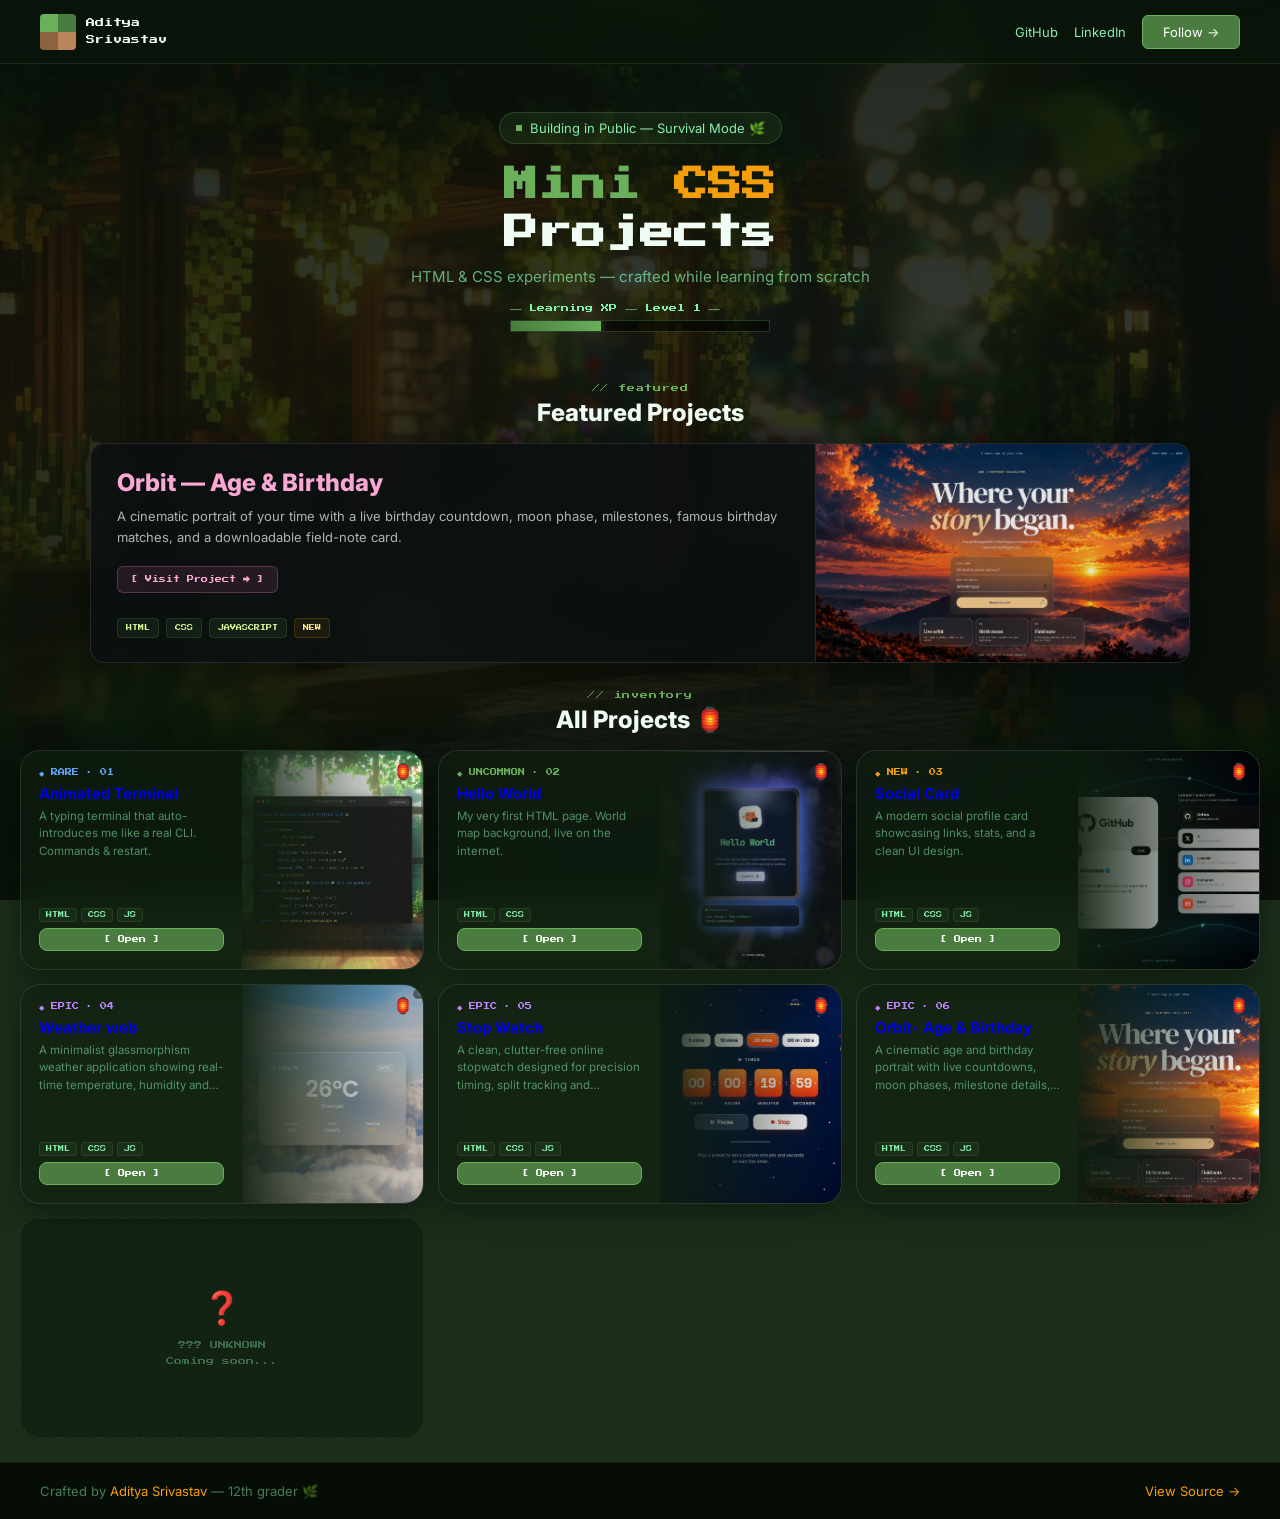
<file: index.html>
<!DOCTYPE html>
<html lang="en">
<head>
<meta charset="UTF-8"/>
<meta name="viewport" content="width=device-width, initial-scale=1.0"/>
<title>Mini CSS Projects — Aditya Srivastav</title>
<link href="https://fonts.googleapis.com/css2?family=Press+Start+2P&family=Inter:wght@400;500;600;700;800&display=swap" rel="stylesheet"/>
<style>
* {
  box-sizing:border-box;
  margin:0;
  padding:0
}
:root {
  --grass:#4a7c3f;
  --grass-light:#6aaf5a;
  --gold:#f59e0b;
  --glow:#fef08a;
  --text:#f0fdf4;
  --muted:#86efac;
  --pink:#f472b6;
  --pink2:#f9a8d4
}
body {
  font-family:Inter,sans-serif;
  background:#1a2e1a;
  color:var(--text);
  min-height:100vh;
  overflow-x:hidden
}
.bg-image {
  position:fixed;
  inset:0;
  background:url('8d169005389a6a17d38e8e059f24644c.jpg') center/cover;
  z-index:0;
  filter:brightness(.35) saturate(1.2)
}
.bg-overlay {
  position:fixed;
  inset:0;
  background:linear-gradient(180deg,rgba(10,20,10,.7),rgba(15,25,15,.5) 40%,rgba(10,20,10,.85));
  z-index:1
}
.particles {
  position:fixed;
  inset:0;
  z-index:2;
  pointer-events:none;
  overflow:hidden
}
.particle {
  position:absolute;
  width:4px;
  height:4px;
  animation:floatUp linear infinite;
  opacity:0
}
@keyframes floatUp {
  0% {
    transform:translateY(100vh);
    opacity:0
  }
  10% {
    opacity:.6
  }
  90% {
    opacity:.3
  }
  100% {
    transform:translateY(-20px) translateX(20px);
    opacity:0
  }
}
nav {
  position:relative;
  z-index:100;
  height:64px;
  padding:0 40px;
  display:flex;
  align-items:center;
  justify-content:space-between;
  background:rgba(10,20,10,.8);
  backdrop-filter:blur(12px);
  border-bottom:1px solid rgba(106,175,90,.15)
}
.nav-logo {
  display:flex;
  align-items:center;
  gap:10px;
  text-decoration:none
}
.logo-pixel {
  width:36px;
  height:36px;
  border-radius:4px;
  display:grid;
  grid-template-columns:1fr 1fr;
  overflow:hidden
}
.logo-pixel div:nth-child(1) {
  background:#6aaf5a
}
.logo-pixel div:nth-child(2) {
  background:#4a7c3f
}
.logo-pixel div:nth-child(3) {
  background:#8B6340
}
.logo-pixel div:nth-child(4) {
  background:#b8845a
}
.logo-name {
  font-family:'Press Start 2P';
  font-size:9px;
  color:var(--text);
  line-height:1.8
}
.nav-right {
  display:flex;
  gap:16px;
  align-items:center
}
.nav-link {
  font-size:13px;
  color:var(--muted);
  text-decoration:none
}
.nav-cta {
  background:var(--grass);
  color:#fff;
  padding:8px 20px;
  border-radius:6px;
  font-size:13px;
  text-decoration:none;
  border:1px solid var(--grass-light)
}
.hero {
  position:relative;
  z-index:10;
  text-align:center;
  padding:48px 40px 24px
}
.hero-badge {
  display:inline-flex;
  gap:8px;
  align-items:center;
  background:rgba(106,175,90,.1);
  border:1px solid rgba(106,175,90,.25);
  border-radius:99px;
  padding:7px 16px;
  font-size:13px;
  color:var(--muted);
  margin-bottom:18px
}
.hero-badge .dot {
  width:6px;
  height:6px;
  background:var(--grass-light);
  animation:blink 2s step-end infinite
}
@keyframes blink {
  0%,100% {
    opacity:1
  }
  50% {
    opacity:0
  }
}
h1 {
  font-family:'Press Start 2P';
  font-size:clamp(18px,3vw,34px);
  line-height:1.4;
  margin-bottom:10px
}
h1 .green {
  color:var(--grass-light)
}
h1 .gold {
  color:var(--gold)
}
.hero-sub {
  font-size:15px;
  color:rgba(134,239,172,.7);
  margin-bottom:18px
}
.xp-wrap {
  display:inline-block
}
.xp-label {
  font-family:'Press Start 2P';
  font-size:8px;
  color:var(--muted);
  margin-bottom:6px;
  text-align:left
}
.xp-bar {
  width:260px;
  height:12px;
  background:rgba(0,0,0,.6);
  border:1px solid rgba(106,175,90,.3);
  overflow:hidden
}
.xp-fill {
  height:100%;
  width:35%;
  background:linear-gradient(90deg,var(--grass),var(--grass-light));
  box-shadow:0 0 8px rgba(106,175,90,.6)
}
.section {
  position:relative;
  z-index:10;
  padding:24px 20px 0
}
.section-header {
  text-align:center;
  margin-bottom:16px
}
.section-tag {
  font-family:'Press Start 2P';
  font-size:8px;
  color:var(--grass-light);
  letter-spacing:.1em;
  margin-bottom:6px;
  display:block
}
.section-title {
  font-size:24px;
  font-weight:800
}
/* New compact featured card: dark, compact, accent-led, based on the supplied reference. */ .featured-wrap {
  max-width:1100px;
  margin:0 auto 28px
}
.featured-card {
  display:grid;
  grid-template-columns:1.45fr .75fr;
  min-height:220px;
  background:rgba(10,15,18,.82);
  border:1px solid rgba(255,255,255,.1);
  border-radius:14px;
  overflow:hidden;
  text-decoration:none;
  box-shadow:0 12px 36px rgba(0,0,0,.4);
  backdrop-filter:blur(18px);
  transition:.25s
}
.featured-card:hover {
  transform:translateY(-4px);
  border-color:rgba(244,114,182,.45);
  box-shadow:0 20px 45px rgba(0,0,0,.5),0 0 25px rgba(244,114,182,.08)
}
.featured-main {
  padding:24px 26px;
  display:flex;
  flex-direction:column;
  justify-content:space-between
}
.featured-kicker {
  font-family:'Press Start 2P';
  font-size:7px;
  color:var(--pink);
  margin-bottom:10px
}
.featured-title {
  font-size:24px;
  font-weight:800;
  color:var(--pink2);
  margin-bottom:9px
}
.featured-desc {
  font-size:13px;
  line-height:1.6;
  color:rgba(240,253,244,.7);
  max-width:700px
}
.featured-meta {
  display:flex;
  gap:7px;
  flex-wrap:wrap;
  margin-top:18px
}
.featured-chip {
  font-family:'Press Start 2P';
  font-size:6px;
  padding:6px 8px;
  border-radius:4px;
  color:#d9f99d;
  background:rgba(106,175,90,.09);
  border:1px solid rgba(106,175,90,.18)
}
.featured-chip.count {
  color:#fde68a;
  background:rgba(245,158,11,.07);
  border-color:rgba(245,158,11,.2)
}
.featured-side {
  position:relative;
  display:flex;
  flex-direction:column;
  justify-content:center;
  align-items:center;
  gap:12px;
  padding:20px;
  background:linear-gradient(135deg,rgba(244,114,182,.08),rgba(106,175,90,.08));
  border-left:1px solid rgba(255,255,255,.07)
}
.featured-icon {
  font-size:52px;
  filter:drop-shadow(0 0 14px rgba(244,114,182,.35))
}
.featured-side-title {
  font-family:'Press Start 2P';
  font-size:8px;
  color:rgba(240,253,244,.72);
  text-align:center;
  line-height:1.8
}
.featured-open {
  display:inline-block;
  margin-top:18px;
  font-family:'Press Start 2P';
  font-size:7px;
  padding:9px 13px;
  color:var(--pink2);
  border:1px solid rgba(244,114,182,.28);
  background:rgba(244,114,182,.1);
  border-radius:6px;
  vertical-align:top
}
.cards {
  display:grid;
  grid-template-columns:repeat(3,1fr);
  gap:14px
}
.card {
  background:rgba(15,30,15,.6);
  border:1px solid rgba(255,255,255,.1);
  border-radius:20px;
  overflow:hidden;
  text-decoration:none;
  display:grid;
  grid-template-columns:55% 45%;
  height:220px;
  backdrop-filter:blur(20px);
  transition:.25s;
  box-shadow:0 8px 32px rgba(0,0,0,.4)
}
.card:hover {
  transform:translateY(-5px);
  border-color:rgba(106,175,90,.45)
}
.card-left {
  padding:18px;
  display:flex;
  flex-direction:column;
  justify-content:space-between;
  overflow:hidden
}
.card-rarity {
  font-family:'Press Start 2P';
  font-size:7px;
  margin-bottom:6px;
  color:#60a5fa
}
.card-title {
  font-size:15px;
  font-weight:700;
  margin-bottom:5px
}
.card-desc {
  font-size:11.5px;
  color:rgba(134,239,172,.55);
  line-height:1.5;
  display:-webkit-box;
  -webkit-line-clamp:3;
  -webkit-box-orient:vertical;
  overflow:hidden
}
.card-bottom {
  display:flex;
  flex-direction:column;
  gap:6px
}
.pills {
  display:flex;
  gap:4px;
  flex-wrap:wrap
}
.pill {
  font-family:'Press Start 2P';
  font-size:6px;
  padding:3px 6px;
  background:rgba(106,175,90,.08);
  color:var(--muted);
  border:1px solid rgba(106,175,90,.15);
  border-radius:3px
}
.open-btn {
  font-family:'Press Start 2P';
  font-size:7px;
  padding:7px 12px;
  background:var(--grass);
  color:#fff;
  border:1px solid var(--grass-light);
  border-radius:8px;
  text-align:center
}
.card-right {
  position:relative;
  overflow:hidden;
  border-radius:0 18px 18px 0;
  background-size:cover;
  background-position:center
}
.card-right:before {
  content:'';
  position:absolute;
  inset:0;
  background:linear-gradient(90deg,rgba(15,30,15,.92),rgba(15,30,15,.3) 60%,transparent)
}
.lantern {
  position:absolute;
  top:10px;
  right:10px;
  font-size:16px;
  z-index:2
}
.card-soon {
  background:rgba(10,20,10,.4);
  border:1px dashed rgba(106,175,90,.15);
  height:220px;
  display:flex;
  flex-direction:column;
  align-items:center;
  justify-content:center;
  gap:10px;
  border-radius:20px
}
.card-soon p {
  font-family:'Press Start 2P';
  font-size:8px;
  color:rgba(134,239,172,.35);
  text-align:center;
  line-height:2
}
footer {
  position:relative;
  z-index:10;
  background:rgba(5,10,5,.9);
  border-top:1px solid rgba(106,175,90,.1);
  padding:20px 40px;
  margin-top:24px;
  display:flex;
  justify-content:space-between;
  flex-wrap:wrap;
  gap:12px
}
footer p {
  font-size:13px;
  color:rgba(134,239,172,.5)
}
footer a {
  color:var(--gold);
  text-decoration:none
}
@media(max-width:900px) {
  .featured-card {
    grid-template-columns:1fr
  }
  .featured-side {
    min-height:150px;
    border-left:0;
    border-top:1px solid rgba(255,255,255,.07)
  }
  .cards {
    grid-template-columns:1fr
  }
  .card {
    grid-template-columns:1fr;
    height:auto
  }
  .card-right {
    height:130px;
    border-radius:0 0 18px 18px
  }
  nav {
    padding:0 16px
  }
  .nav-link {
    display:none
  }
  .section {
    padding:24px 12px 0
  }
  .featured-main {
    padding:20px
  }
  .featured-title {
    font-size:21px
  }
}

.featured-side > img { position:absolute; inset:0; width:100%; height:100%; object-fit:cover; object-position:center; opacity:.9; }
</style>
</head>
<body>
  <div class="bg-image">
  </div>
  <div class="bg-overlay">
  </div>
  <div class="particles" id="particles">
  </div>
  <nav>
    <a href="https://github.com/Aditya1809-08" class="nav-logo">
      <div class="logo-pixel">
        <div>
        </div>
        <div>
        </div>
        <div>
        </div>
        <div>
        </div>
      </div>
      <span class="logo-name">Aditya<br/>Srivastav</span>
    </a>
    <div class="nav-right">
      <a href="https://github.com/Aditya1809-08" class="nav-link">GitHub</a>
      <a href="https://www.linkedin.com/in/aditya-srivastav-0a247634b/" class="nav-link">LinkedIn</a>
      <a href="https://x.com/ASrivastav77092" class="nav-cta">Follow →</a>
    </div>
  </nav>
  <div class="hero">
    <div class="hero-badge">
      <div class="dot">
      </div> Building in Public — Survival Mode 🌿</div>
      <h1>
        <span class="green">Mini</span>
        <span class="gold">CSS</span>
        <br/>Projects</h1>
        <p class="hero-sub">HTML & CSS experiments — crafted while learning from scratch</p>
        <div class="xp-wrap">
          <div class="xp-label">── Learning XP ── Level 1 ──</div>
          <div class="xp-bar">
            <div class="xp-fill">
            </div>
          </div>
        </div>
      </div>
      <div class="section">
        <div class="section-header">
          <span class="section-tag">// featured</span>
          <h2 class="section-title">Featured Projects</h2>
        </div>
        <div class="featured-wrap">
          <a class="featured-card" href="./orbit-age-birthday/" aria-label="Visit the featured project: Orbit — Age & Birthday">
            <div class="featured-main">
              <div>
                <div class="featured-title">Orbit — Age & Birthday</div>
                <div class="featured-desc">A cinematic portrait of your time with a live birthday countdown, moon phase, milestones, famous birthday matches, and a downloadable field-note card.</div>
                <span class="featured-open">[ Visit Project → ]</span>
              </div>
              <div class="featured-meta">
                <span class="featured-chip">HTML</span>
                <span class="featured-chip">CSS</span>
                <span class="featured-chip">JAVASCRIPT</span>
                <span class="featured-chip count">NEW</span>
              </div>
            </div>
            <div class="featured-side">
          <img
            src="Orbit_ A Quiet Sunset Story.png"
            alt="Orbit sky preview"
            />
              </div>
          </a>
        </div>
        <div class="section-header">
          <span class="section-tag">// inventory</span>
          <h2 class="section-title">All Projects 🏮</h2>
        </div>
        <div class="cards">
          <a class="card" href="./terminal/">
            <div class="card-left">
              <div>
                <div class="card-rarity">◆ RARE · 01</div>
                <div class="card-title">Animated Terminal</div>
                <div class="card-desc">A typing terminal that auto-introduces me like a real CLI. Commands & restart.</div>
              </div>
              <div class="card-bottom">
                <div class="pills">
                  <span class="pill">HTML</span>
                  <span class="pill">CSS</span>
                  <span class="pill">JS</span>
                </div>
                <span class="open-btn">[ Open ]</span>
              </div>
            </div>
            <div class="card-right" style="background-image:url('Gemini_Generated_Image_qzf5zeqzf5zeqzf5.png');background-color:#050510">
              <span class="lantern">🏮</span>
            </div>
          </a>
          <a class="card" href="https://aditya1809-08.github.io/Hello-World/" target="_blank">
            <div class="card-left">
              <div>
                <div class="card-rarity" style="color:#6aaf5a">◆ UNCOMMON · 02</div>
                <div class="card-title">Hello World</div>
                <div class="card-desc">My very first HTML page. World map background, live on the internet.</div>
              </div>
              <div class="card-bottom">
                <div class="pills">
                  <span class="pill">HTML</span>
                  <span class="pill">CSS</span>
                </div>
                <span class="open-btn">[ Open ]</span>
              </div>
            </div>
            <div class="card-right" style="background-image:url('HELLOWORLDPRE.PNG');background-color:#0a0010">
              <span class="lantern">🏮</span>
            </div>
          </a>
          <a class="card" href="https://aditya1809-08.github.io/mini-css-projects/social-card/" target="_blank">
            <div class="card-left">
              <div>
                <div class="card-rarity" style="color:#f59e0b">◆ NEW · 03</div>
                <div class="card-title">Social Card</div>
                <div class="card-desc">A modern social profile card showcasing links, stats, and a clean UI design.</div>
              </div>
              <div class="card-bottom">
                <div class="pills">
                  <span class="pill">HTML</span>
                  <span class="pill">CSS</span>
                  <span class="pill">JS</span>
                </div>
                <span class="open-btn">[ Open ]</span>
              </div>
            </div>
            <div class="card-right" style="background-image:url('Socialy.png');background-color:#101820">
              <span class="lantern">🏮</span>
            </div>
          </a>
          <a class="card" href="./weatherapp/">
            <div class="card-left">
              <div>
                <div class="card-rarity" style="color:#c084fc">◆ EPIC · 04</div>
                <div class="card-title">Weather web</div>
                <div class="card-desc">A minimalist glassmorphism weather application showing real-time temperature, humidity and wind data using Open-Meteo.</div>
              </div>
              <div class="card-bottom">
                <div class="pills">
                  <span class="pill">HTML</span>
                  <span class="pill">CSS</span>
                  <span class="pill">JS</span>
                </div>
                <span class="open-btn">[ Open ]</span>
              </div>
            </div>
            <div class="card-right" style="background-image:url('weatherpreview.png');background-color:#1a1a1a">
              <span class="lantern">🏮</span>
            </div>
          </a>
          <a class="card" href="./Stopwatch/">
            <div class="card-left">
              <div>
                <div class="card-rarity" style="color:#c084fc">◆ EPIC · 05</div>
                <div class="card-title">Stop Watch</div>
                <div class="card-desc">A clean, clutter-free online stopwatch designed for precision timing, split tracking and effortless focus.</div>
              </div>
              <div class="card-bottom">
                <div class="pills">
                  <span class="pill">HTML</span>
                  <span class="pill">CSS</span>
                  <span class="pill">JS</span>
                </div>
                <span class="open-btn">[ Open ]</span>
              </div>
            </div>
            <div class="card-right" style="background-image:url('timer.png');background-color:#1a1a1a">
              <span class="lantern">🏮</span>
            </div>
          </a>
          <a class="card" href="./orbit-age-birthday/">
            <div class="card-left">
              <div>
                <div class="card-rarity" style="color:#c084fc">◆ EPIC · 06</div>
                <div class="card-title">Orbit- Age & Birthday</div>
                <div class="card-desc">A cinematic age and birthday portrait with live countdowns, moon phases, milestone details, and a shareable result card.</div>
              </div>
              <div class="card-bottom">
                <div class="pills">
                  <span class="pill">HTML</span>
                  <span class="pill">CSS</span>
                  <span class="pill">JS</span>
                </div>
                <span class="open-btn">[ Open ]</span>
              </div>
            </div>
            <div class="card-right" style="background-image:url('Orbit_ A Quiet Sunset Story.png');background-color:#1a1a1a">
              <span class="lantern">🏮</span>
            </div>
          </a>
          <div class="card-soon">
            <span style="font-size:32px">❓</span>
            <p>??? UNKNOWN<br/>Coming soon...</p>
          </div>
        </div>
      </div>
      <footer>
        <p>Crafted by <a href="https://github.com/Aditya1809-08">Aditya Srivastav</a> — 12th grader 🌿</p>
        <p>
          <a href="https://github.com/Aditya1809-08/mini-css-projects">View Source →</a>
        </p>
      </footer>
<script>const container=document.getElementById('particles');for(let i=0;i<25;i++){const p=document.createElement('div');p.className='particle';p.style.left=Math.random()*100+'vw';p.style.animationDuration=(8+Math.random()*12)+'s';p.style.animationDelay=Math.random()*10+'s';p.style.width=p.style.height=Math.random()>.5?'4px':'6px';p.style.background=Math.random()>.5?'#fef08a':'#6aaf5a';container.appendChild(p)}</script>
</body></html>
</file>
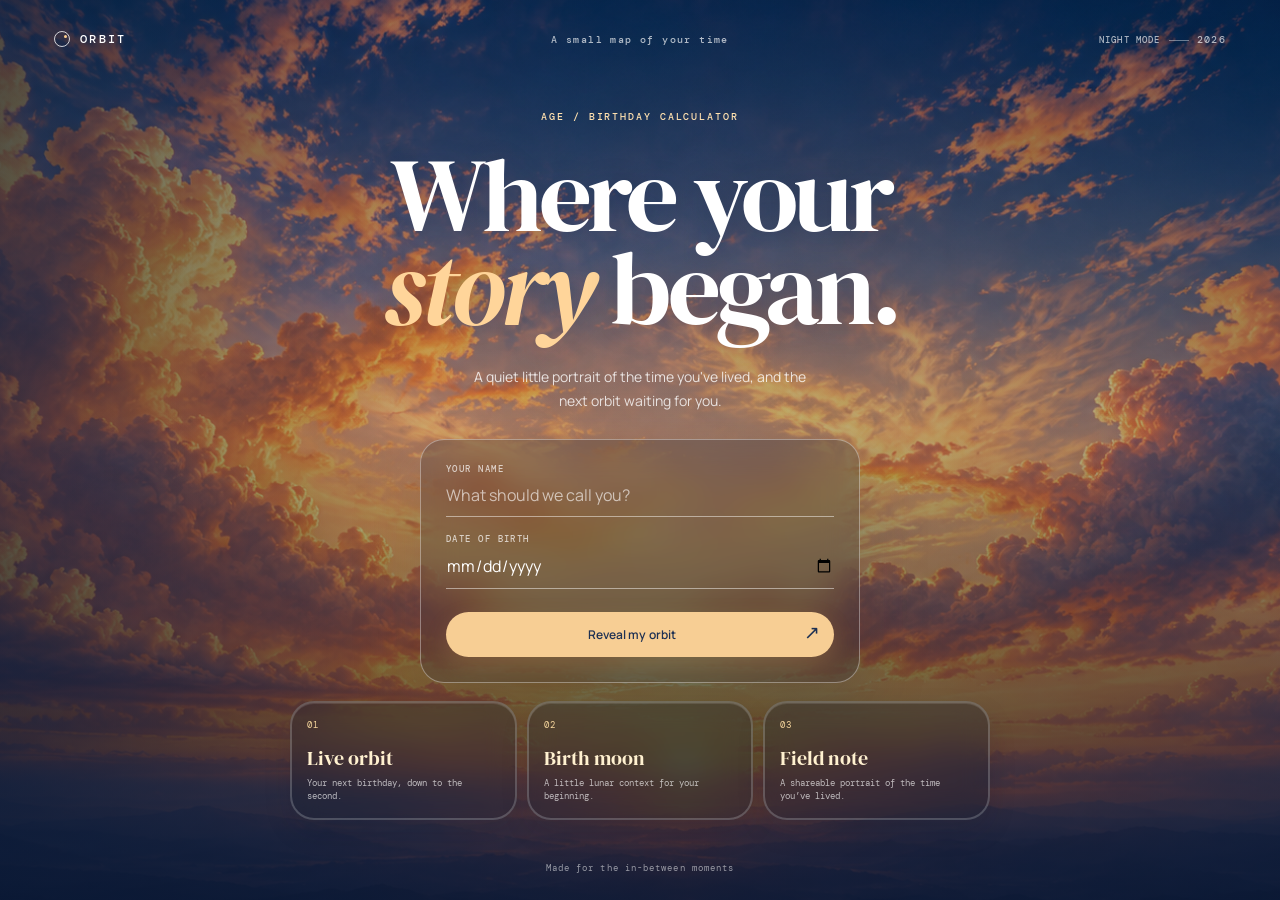
<file: orbit-age-birthday/index.html>
<!doctype html>
<html lang="en">
  <head><meta charset="UTF-8" /><meta name="viewport" content="width=device-width, initial-scale=1.0" /><meta name="theme-color" content="#182f5a" /><title>Orbit — Age & Birthday</title>  <script type="module" crossorigin src="./assets/index-DRm7NUjG.js"></script>
  <link rel="stylesheet" crossorigin href="./assets/index-klBcTl-5.css">
</head>
  <body><div id="root"></div></body>
</html>
</file>
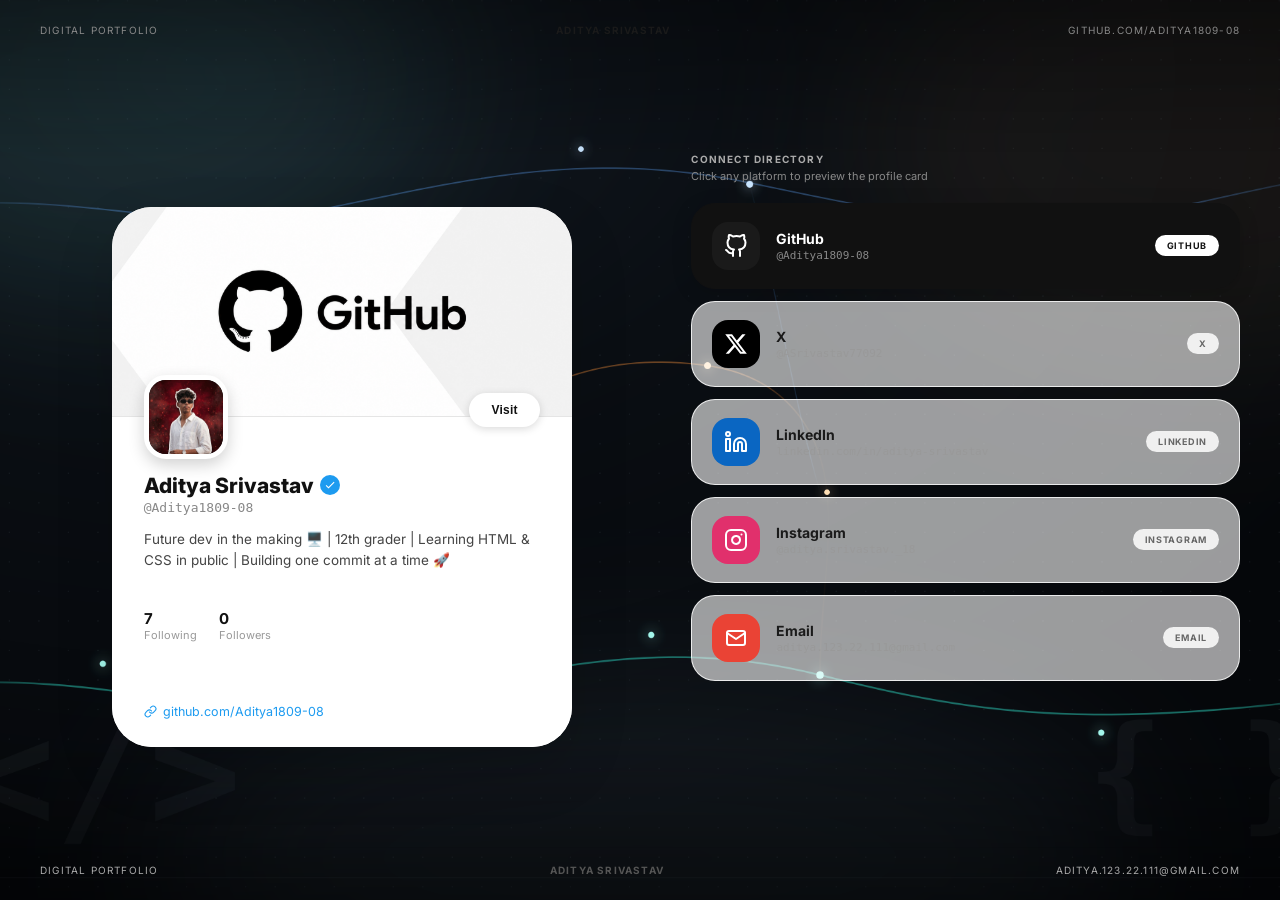
<file: social-card/index.html>
<!DOCTYPE html>
<html lang="en">
<head>
  <meta charset="UTF-8"/>
  <meta name="viewport" content="width=device-width, initial-scale=1.0"/>
  <title>Aditya Srivastav — Connect</title>
  <link href="https://fonts.googleapis.com/css2?family=Inter:wght@400;500;600;700;800&display=swap" rel="stylesheet"/>
  <style>
    *, *::before, *::after { margin: 0; padding: 0; box-sizing: border-box; }

    body {
      font-family: 'Inter', sans-serif;
      min-height: 100vh;
      background-image: url('portfolio_background.png');
      background-size: cover;
      background-position: center;
      background-attachment: fixed;
      display: flex;
      flex-direction: column;
      padding: 24px;
      color: #1a1a1a;
    }

    /* HEADER */
    .site-header {
      max-width: 1200px; width: 100%; margin: 0 auto;
      display: flex; justify-content: space-between; align-items: center;
      font-size: 10px; letter-spacing: 0.12em; text-transform: uppercase;
      color: #888; padding-bottom: 16px;
    }

    .site-header strong { color: #1a1a1a; font-weight: 700; }

    /* MAIN */
    main {
      max-width: 1200px; width: 100%; margin: auto;
      display: grid; grid-template-columns: 1.1fr 1fr;
      gap: 48px; align-items: flex-start; padding: 32px 0;
    }

    /* PROFILE CARD & WRAPPER */
    .profile-card-wrapper {
      display: flex;
      justify-content: center;
      width: 100%;
    }

    .profile-card {
      width: 100%; max-width: 460px;
      margin: 0 auto;
      border-radius: 40px;
      overflow: hidden;
      background: white;
      box-shadow: 0 24px 60px rgba(0,0,0,0.14);
      position: relative;
      transition: box-shadow 0.3s ease, opacity 0.3s ease, transform 0.3s ease;
      display: flex;
      flex-direction: column;
    }

    .profile-card:hover {
      box-shadow: 0 32px 80px rgba(0,0,0,0.2);
    }

    /* BANNER — dark radial-glow style, tinted per-platform */
    .banner {
      height: 210px;
      position: relative;
      transition: background 0.4s;
      flex-shrink: 0;
      overflow: hidden;
      border-bottom: 1px solid rgba(0,0,0,0.1);
    }

    .banner-img {
      position: absolute; inset: 0;
      background-size: cover;
      background-position: center;
    }

    .overlap-row {
      position: relative; height: 0; padding: 0 32px; z-index: 20;
    }

    .avatar {
      position: absolute; left: 32px; top: -42px;
      width: 84px; height: 84px;
      border-radius: 22px; border: 5px solid white;
      background: #111; overflow: hidden;
      display: flex; align-items: center; justify-content: center;
      font-size: 24px; font-weight: 800; color: white;
      box-shadow: 0 6px 16px rgba(0,0,0,0.18);
      transition: background 0.3s;
    }

    .avatar img { width: 100%; height: 100%; object-fit: cover; }

    .overlap-actions {
      position: absolute; right: 32px; top: -24px;
      display: flex; align-items: center; gap: 8px;
    }

    .mini-social-btn {
      width: 34px; height: 34px; border-radius: 50%;
      background: rgba(255,255,255,0.92);
      border: none; cursor: pointer;
      display: flex; align-items: center; justify-content: center;
      box-shadow: 0 2px 8px rgba(0,0,0,0.12);
      transition: transform 0.15s ease, background 0.15s ease;
    }

    .mini-social-btn:hover { transform: translateY(-1px); background: #fff; }
    .mini-social-btn svg { width: 15px; height: 15px; }

    .follow-btn {
      padding: 10px 22px; border-radius: 99px;
      font-size: 12px; font-weight: 700; letter-spacing: 0.02em;
      cursor: pointer; border: none;
      background: #fff; color: #111;
      transition: all 0.2s; box-shadow: 0 2px 8px rgba(0,0,0,0.15);
    }

    .follow-btn:hover { background: #f2f2f2; }
    .follow-btn:active { transform: scale(0.97); }

    .card-body {
      background: white;
      padding: 56px 32px 30px;
    }

    .card-name {
      display: flex; align-items: center; gap: 6px;
      font-size: 21px; font-weight: 800; color: #111;
      margin-bottom: 2px;
    }

    .verified {
      width: 20px; height: 20px;
      background: #1d9bf0; border-radius: 50%;
      display: inline-flex; align-items: center; justify-content: center;
      flex-shrink: 0;
    }

    .verified svg { width: 12px; height: 12px; fill: white; }

    .card-handle { font-size: 13px; color: #888; margin-bottom: 14px; font-family: monospace; }

    .card-bio {
      font-size: 13.5px; color: #444; line-height: 1.6;
      margin-bottom: 20px; min-height: 60px;
    }

    .card-stats {
      display: flex; gap: 22px;
      padding-bottom: 16px;
    }

    .stat-num { font-size: 15px; font-weight: 700; color: #111; }
    .stat-lbl { font-size: 11px; color: #999; }

    .card-link-row {
      display: flex; align-items: center; gap: 6px;
      font-size: 12.5px; color: #1d9bf0;
      text-decoration: none;
      width: fit-content;
    }

    .card-link-row svg { width: 13px; height: 13px; flex-shrink: 0; }

    @media (min-width: 769px) {
      .profile-card-wrapper { margin-top: 54px; }
      .profile-card { height: 540px; }
      .card-body {
        display: flex;
        flex-direction: column;
        flex-grow: 1;
        padding: 56px 32px 28px;
      }
      .card-link-row { margin-top: auto; }
    }

    /* DIRECTORY */
    .directory { display: flex; flex-direction: column; }

    .dir-label {
      font-size: 10px; font-weight: 700; text-transform: uppercase;
      letter-spacing: 0.12em; color: #aaa; margin-bottom: 4px;
    }

    .dir-sub { font-size: 11px; color: #888; margin-bottom: 20px; }

    .platform-list { display: flex; flex-direction: column; gap: 12px; }

    .platform-card {
      border: 1px solid rgba(255,255,255,0.8);
      border-radius: 24px; padding: 18px 20px;
      cursor: pointer; background: rgba(255,255,255,0.6);
      display: flex; align-items: center; justify-content: space-between;
      transition: all 0.25s;
    }

    .platform-card:hover { background: white; box-shadow: 0 4px 16px rgba(0,0,0,0.06); transform: translateY(-1px); }

    .platform-card.active { background: #111; border-color: #111; box-shadow: 0 4px 20px rgba(0,0,0,0.15); }

    .platform-left { display: flex; align-items: center; gap: 16px; }

    .platform-icon {
      width: 48px; height: 48px; border-radius: 16px;
      display: flex; align-items: center; justify-content: center;
      flex-shrink: 0; overflow: hidden;
    }

    .platform-icon svg { width: 24px; height: 24px; }

    .platform-name { font-size: 14px; font-weight: 700; }
    .platform-handle { font-size: 11px; font-family: monospace; margin-top: 2px; }

    .platform-card.active .platform-name { color: white; }
    .platform-card.active .platform-handle { color: #888; }
    .platform-card:not(.active) .platform-name { color: #1a1a1a; }
    .platform-card:not(.active) .platform-handle { color: #999; }

    .platform-badge {
      font-size: 9px; font-weight: 700; padding: 5px 12px;
      border-radius: 99px; text-transform: uppercase; letter-spacing: 0.08em;
      transition: all 0.2s; white-space: nowrap;
    }

    .platform-card.active .platform-badge { background: white; color: #111; }
    .platform-card:not(.active) .platform-badge { background: #f0f0f0; color: #666; }
    .platform-card:not(.active):hover .platform-badge { background: #111; color: white; }

    /* TOAST */
    .toast {
      position: fixed; bottom: 32px; left: 50%;
      transform: translateX(-50%);
      background: rgba(0,0,0,0.9); color: white;
      font-size: 11px; font-weight: 600; letter-spacing: 0.08em;
      text-transform: uppercase; padding: 10px 24px;
      border-radius: 99px; z-index: 100;
      pointer-events: none;
      opacity: 0; transition: opacity 0.3s;
    }

    /* FOOTER */
    .site-footer {
      max-width: 1200px; width: 100%; margin: 0 auto;
      display: flex; justify-content: space-between; align-items: center;
      font-size: 10px; letter-spacing: 0.12em; text-transform: uppercase;
      color: #aaa; padding-top: 16px;
      border-top: 1px solid rgba(0,0,0,0.08);
    }

    @media (max-width: 768px) {
      main { grid-template-columns: 1fr; gap: 32px; }
      .profile-card { margin: 0 auto; }
    }
  </style>
</head>
<body>

  <header class="site-header">
    <span>Digital Portfolio</span>
    <strong>ADITYA SRIVASTAV</strong>
    <span>github.com/Aditya1809-08</span>
  </header>

  <main>
    <!-- PROFILE CARD -->
    <div class="profile-card-wrapper" id="cardWrapper">
      <div class="profile-card" id="profileCard">
        <div class="banner" id="banner">
          <div class="banner-img" id="bannerImg"></div>
        </div>
        <div class="overlap-row">
          <div class="avatar" id="avatar">AS</div>
          <div class="overlap-actions" id="overlapActions">
            <!-- mini social buttons injected here -->
            <button class="follow-btn" id="visitBtn" onclick="visitProfile()">Visit</button>
          </div>
        </div>
        <div class="card-body">
          <div class="card-name">
            <span id="cardName">Aditya Srivastav</span>
            <span class="verified">
              <svg viewBox="0 0 24 24"><path d="M9 16.17L4.83 12l-1.42 1.41L9 19 21 7l-1.41-1.41L9 16.17z"/></svg>
            </span>
          </div>
          <div class="card-handle" id="cardHandle">@Aditya1809-08</div>
          <div class="card-bio" id="cardBio">Future dev in the making 🖥️ | 12th grader | Learning HTML & CSS in public | Building one commit at a time 🚀</div>
          <div class="card-stats" id="cardStats"></div>
          <a class="card-link-row" id="cardLinkRow" href="#" target="_blank" rel="noopener">
            <svg viewBox="0 0 24 24" fill="none" stroke="currentColor" stroke-width="2" stroke-linecap="round" stroke-linejoin="round"><path d="M10 13a5 5 0 0 0 7.54.54l3-3a5 5 0 0 0-7.07-7.07l-1.72 1.71"></path><path d="M14 11a5 5 0 0 0-7.54-.54l-3 3a5 5 0 0 0 7.07 7.07l1.71-1.71"></path></svg>
            <span id="cardLinkText">github.com/Aditya1809-08</span>
          </a>
        </div>
      </div>
    </div>

    <!-- DIRECTORY -->
    <div class="directory">
      <div class="dir-label">Connect Directory</div>
      <div class="dir-sub">Click any platform to preview the profile card</div>
      <div class="platform-list" id="platformList"></div>
    </div>
  </main>

  <footer class="site-footer">
    <span>Digital Portfolio</span>
    <span style="font-weight:700;color:#555;">ADITYA SRIVASTAV</span>
    <span>aditya.123.22.111@gmail.com</span>
  </footer>

  <div class="toast" id="toast"></div>

  <script>
    const profiles = {
      github: {
        name: 'Aditya Srivastav',
        handle: '@Aditya1809-08',
        url: 'https://github.com/Aditya1809-08',
        bio: 'Future dev in the making 🖥️ | 12th grader | Learning HTML & CSS in public | Building one commit at a time 🚀',
        tagline: '12th Grader · Learning HTML & CSS in public',
        following: 7, followers: 0,
        avatarUrl: 'wz18DY7-_400x400.jpg',
        bannerUrl: 'github.png',
        glow: 'rgba(74,124,63,0.55)',
        label: 'GitHub',
        iconColor: '#1a1a1a',
        iconSvg: `<svg viewBox="0 0 24 24" fill="none" stroke="white" stroke-width="2" stroke-linecap="round" stroke-linejoin="round"><path d="M9 19c-5 1.5-5-2.5-7-3m14 6v-3.87a3.37 3.37 0 0 0-.94-2.61c3.14-.35 6.44-1.54 6.44-7A5.44 5.44 0 0 0 20 4.77 5.07 5.07 0 0 0 19.91 1S18.73.65 16 2.48a13.38 13.38 0 0 0-7 0C6.27.65 5.09 1 5.09 1A5.07 5.07 0 0 0 5 4.77a5.44 5.44 0 0 0-1.5 3.78c0 5.42 3.3 6.61 6.44 7A3.37 3.37 0 0 0 9 18.13V22"></path></svg>`
      },
      x: {
        name: 'Aditya Srivastav',
        handle: '@ASrivastav77092',
        url: 'https://x.com/ASrivastav77092',
        bio: '12th grader exploring tech & dev 🚀 | Learning HTML & CSS in public | From Gorakhpur 🇮🇳 | Building my digital presence one commit at a time ✨',
        tagline: 'Exploring tech & dev, from Gorakhpur 🇮🇳',
        following: 5, followers: 1,
        avatarUrl: 'wz18DY7-_400x400.jpg',
        bannerUrl: 'X.banner.png',
        glow: 'rgba(120,120,130,0.5)',
        label: 'X',
        iconColor: '#000',
        iconSvg: `<svg viewBox="0 0 24 24" fill="white"><path d="M18.244 2.25h3.308l-7.227 8.26 8.502 11.24H16.17l-5.214-6.817L4.99 21.75H1.68l7.73-8.835L1.254 2.25H8.08l4.713 6.231zm-1.161 17.52h1.833L7.084 4.126H5.117z"/></svg>`
      },
      linkedin: {
        name: 'Aditya Srivastava',
        handle: 'linkedin.com/in/aditya-srivastav',
        url: 'https://www.linkedin.com/in/aditya-srivastav-0a247634b/',
        bio: '12th Grade Student | Aspiring Web Developer | Learning HTML & CSS | Building in Public 🚀 | Gorakhpur, Uttar Pradesh, India',
        tagline: 'Aspiring Web Developer · Gorakhpur, UP, India',
        connections: 28,
        avatarUrl: 'wz18DY7-_400x400.jpg',
        bannerUrl: 'linkedin.png',
        glow: 'rgba(10,102,194,0.6)',
        label: 'LinkedIn',
        iconColor: '#0A66C2',
        iconSvg: `
          <svg viewBox="0 0 24 24" fill="none" stroke="white" stroke-width="2" stroke-linecap="round" stroke-linejoin="round">
            <path d="M16 8a6 6 0 0 1 6 6v7h-4v-7a2 2 0 0 0-2-2 2 2 0 0 0-2 2v7h-4v-7a6 6 0 0 1 6-6z"></path>
            <rect x="2" y="9" width="4" height="12"></rect>
            <circle cx="4" cy="4" r="2"></circle>
          </svg>
        `
      },
      instagram: {
        name: 'Aditya srivastav',
        handle: '@aditya.srivastav._18',
        url: 'https://www.instagram.com/aditya.srivastav._18/',
        bio: "Ambivert⭐ | I've fallen, I've failed — but His grace kept pulling me back. Everything I am becoming is by His will, not the world's applause",
        tagline: 'Ambivert ⭐ · Building one day at a time',
        following: 68, followers: 30,
        avatarUrl: 'wz18DY7-_400x400.jpg',
        bannerUrl: 'instagram.png',
        glow: 'rgba(220,39,67,0.55)',
        label: 'Instagram',
        iconColor: '#e1306c',
        iconSvg: `<svg viewBox="0 0 24 24" fill="none" stroke="white" stroke-width="2" stroke-linecap="round" stroke-linejoin="round"><rect x="2" y="2" width="20" height="20" rx="5" ry="5"></rect><path d="M16 11.37A4 4 0 1 1 12.63 8 4 4 0 0 1 16 11.37z"></path><line x1="17.5" y1="6.5" x2="17.51" y2="6.5"></line></svg>`
      },
      email: {
        name: 'Aditya Srivastav',
        handle: 'aditya.123.22.111@gmail.com',
        url: 'mailto:aditya.123.22.111@gmail.com',
        bio: 'Open for collaborations, project discussions, feedback, and learning opportunities. The fastest way to reach me directly.',
        tagline: 'Open for collabs & feedback',
        responseTime: '24h',
        status: 'Open',
        avatarUrl: 'unnamed.png',
        bannerUrl: 'gmail.png',
        glow: 'rgba(249,115,22,0.55)',
        label: 'Email',
        iconColor: '#EA4335',
        iconSvg: `
          <svg viewBox="0 0 24 24" fill="none" stroke="white"
               stroke-width="2" stroke-linecap="round"
               stroke-linejoin="round">
            <rect x="3" y="5" width="18" height="14" rx="2"></rect>
            <path d="M3 7l9 6 9-6"></path>
          </svg>
        `
      }
    };

    let current = 'github';

    function buildPlatformList() {
      const list = document.getElementById('platformList');
      list.innerHTML = Object.entries(profiles).map(([id, p]) => `
        <div class="platform-card ${id === current ? 'active' : ''}" id="pcard-${id}" onclick="switchTo('${id}')">
          <div class="platform-left">
            <div class="platform-icon" style="background:${p.iconColor}">${p.iconSvg}</div>
            <div>
              <div class="platform-name">${p.label}</div>
              <div class="platform-handle">${p.handle}</div>
            </div>
          </div>
          <span class="platform-badge">${p.label}</span>
        </div>
      `).join('');
    }

    function buildOverlapActions() {
      const el = document.getElementById('overlapActions');
      el.innerHTML = `<button class="follow-btn" id="visitBtn" onclick="visitProfile()">Visit</button>`;
    }

    function updateCard() {
      const card = document.getElementById('profileCard');
      card.style.opacity = '0';
      card.style.transform = 'translateY(8px)';
      setTimeout(() => {
        card.style.transition = 'opacity 0.3s, transform 0.3s';
        card.style.opacity = '1';
        card.style.transform = 'translateY(0)';
      }, 50);

      const p = profiles[current];
      document.getElementById('cardName').textContent = p.name;
      document.getElementById('cardHandle').textContent = p.handle;
      document.getElementById('cardBio').textContent = p.bio;

      const stats = document.getElementById('cardStats');
      if (current === 'linkedin') {
        stats.innerHTML = `
          <div>
            <div class="stat-num">${p.connections}</div>
            <div class="stat-lbl">Connections</div>
          </div>
        `;
      } else if (current === 'email') {
        stats.innerHTML = `
          <div>
            <div class="stat-num">${p.responseTime}</div>
            <div class="stat-lbl">Response Time</div>
          </div>
          <div>
            <div class="stat-num">${p.status}</div>
            <div class="stat-lbl">Status</div>
          </div>
        `;
      } else {
        stats.innerHTML = `
          <div>
            <div class="stat-num">${p.following}</div>
            <div class="stat-lbl">Following</div>
          </div>
          <div>
            <div class="stat-num">${p.followers}</div>
            <div class="stat-lbl">Followers</div>
          </div>
        `;
      }

      const bannerImg = document.getElementById('bannerImg');
      bannerImg.style.backgroundImage = p.bannerUrl ? `url('${p.bannerUrl}')` : 'none';

      const avatar = document.getElementById('avatar');
      if (p.avatarUrl) {
        avatar.innerHTML = `<img src="${p.avatarUrl}" alt="avatar"/>`;
      } else {
        avatar.textContent = 'AS';
      }

      const linkText = document.getElementById('cardLinkText');
      const linkRow = document.getElementById('cardLinkRow');
      const displayUrl = p.url.replace(/^https?:\/\//, '').replace(/^mailto:/, '');
      linkText.textContent = displayUrl;
      linkRow.href = p.url;

      const btn = document.getElementById('visitBtn');
      if (btn) btn.textContent = 'Visit';
    }

    function switchTo(id) {
      current = id;
      document.querySelectorAll('.platform-card').forEach(c => c.classList.remove('active'));
      document.getElementById('pcard-' + id).classList.add('active');
      updateCard();
      showToast('Viewing ' + profiles[id].label);
    }

    function visitProfile() {
      const p = profiles[current];
      if (p.url) {
        window.open(p.url, '_blank');
      } else {
        showToast('URL not added yet');
      }
    }

    function showToast(msg) {
      const t = document.getElementById('toast');
      t.textContent = msg;
      t.style.opacity = '1';
      clearTimeout(t._t);
      t._t = setTimeout(() => t.style.opacity = '0', 2000);
    }

    buildPlatformList();
    buildOverlapActions();
    updateCard();
  </script>

</body>
</html>
</file>
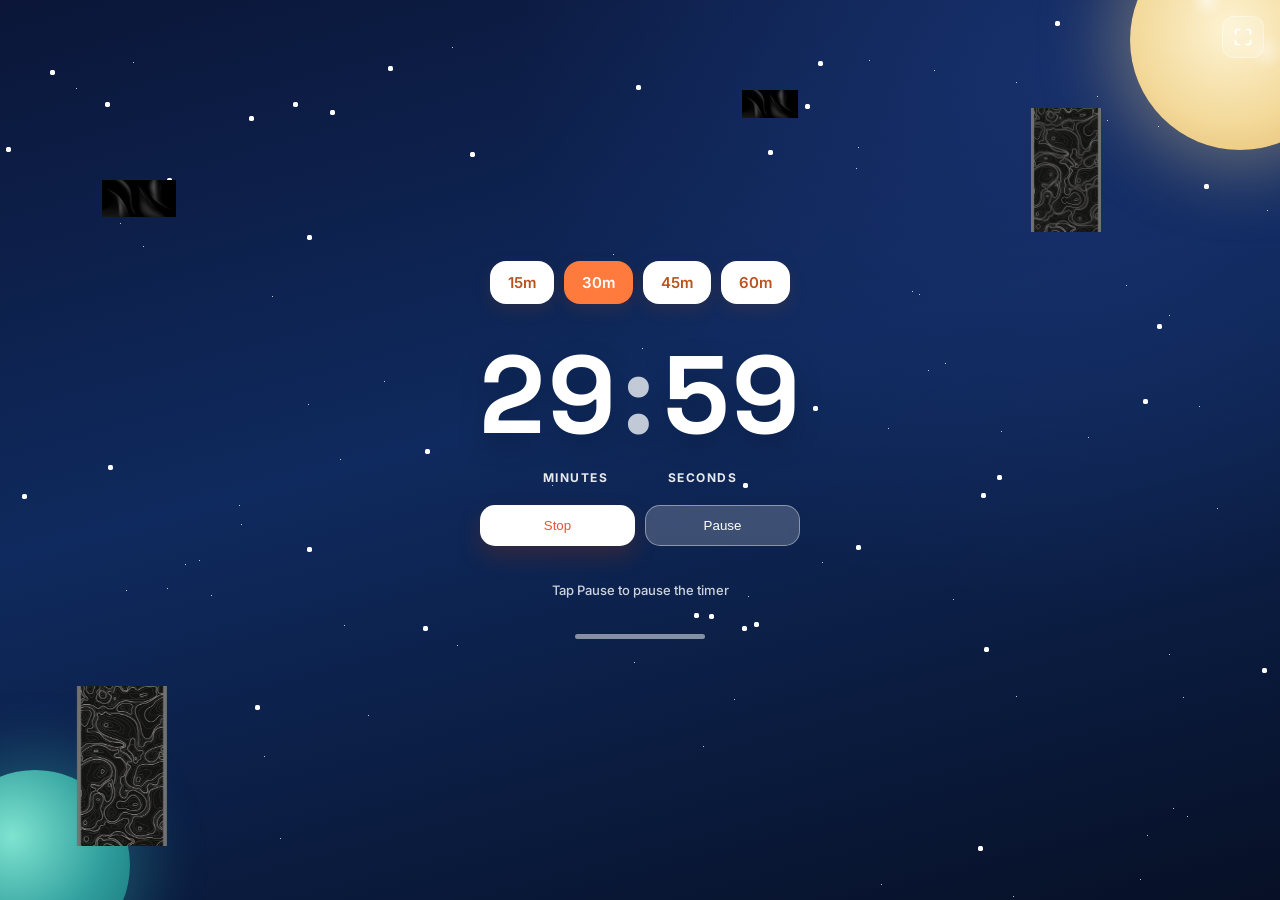
<file: Stopwatch/index.html>
<!DOCTYPE html>
<html lang="en">
<head>
<meta charset="UTF-8">
<meta name="viewport" content="width=device-width, initial-scale=1.0, viewport-fit=cover">
<title>Timer</title>
<link rel="preconnect" href="https://fonts.googleapis.com">
<link rel="preconnect" href="https://fonts.gstatic.com" crossorigin>
<link href="https://fonts.googleapis.com/css2?family=Space+Grotesk:wght@500;600;700&family=Inter:wght@400;500;600;700&display=swap" rel="stylesheet">
<style>
  :root{
    --bg-1: #0b1638;
    --bg-2: #0f2a5e;
    --bg-3: #071026;

    --ink: #e8542c;
    --ink-strong: #d1451f;
    --muted: #b56a4a;

    --pill-idle-bg: #ffffff;
    --pill-idle-text: #b8531f;
    --pill-active-bg: #ff7a3d;
    --pill-active-text: #ffffff;
    --pill-shadow: rgba(150,70,20,0.18);

    --tile-bg-top: #ffab5c;
    --tile-bg-mid: #ff7a3d;
    --tile-bg-bottom: #ee5a34;
    --tile-text: #ffffff;
    --tile-shadow: rgba(150,50,10,0.4);
    --tile-hinge: rgba(0,0,0,0.28);
    --tile-dot: rgba(255,255,255,0.6);

    --stop-bg: #ffffff;
    --stop-text: #e8542c;
    --stop-shadow: rgba(150,50,10,0.28);

    --pause-bg: rgba(255,255,255,0.2);
    --pause-text: #ffffff;
    --pause-border: rgba(255,255,255,0.4);

    --label-text: rgba(255,255,255,0.9);
    --hint-text: rgba(255,255,255,0.8);
  }

  *{ box-sizing: border-box; }
  html, body{ height: 100%; margin: 0; overflow-x: hidden; }

  body{
    font-family: 'Inter', -apple-system, "SF Pro Display", "Helvetica Neue", Arial, sans-serif;
    min-height: 100svh;
    display: flex;
    flex-direction: column;
    align-items: center;
    justify-content: center;
    gap: clamp(24px, 4vw, 36px);
    padding: max(28px, env(safe-area-inset-top)) max(16px, env(safe-area-inset-right)) max(28px, env(safe-area-inset-bottom)) max(16px, env(safe-area-inset-left));
    background: radial-gradient(circle at 82% 8%, #17306b 0%, transparent 40%), linear-gradient(165deg, var(--bg-1) 0%, var(--bg-2) 45%, var(--bg-3) 100%);
    background-image: var(--bg-url, none), radial-gradient(circle at 82% 8%, #17306b 0%, transparent 40%), linear-gradient(165deg, var(--bg-1) 0%, var(--bg-2) 45%, var(--bg-3) 100%);
    background-size: cover, auto, auto;
    background-position: center, center, center;
    background-repeat: no-repeat;
    position: relative;
  }

  /* ---------- Decorative space elements (behind the content) ---------- */
  .stars-layer{
    position: fixed;
    inset: 0;
    z-index: 0;
    pointer-events: none;
  }
  .stars-layer .stars-a, .stars-layer .stars-b{
    position: absolute;
    top: 0; left: 0;
    width: 1px; height: 1px;
    border-radius: 50%;
    background: transparent;
  }
  .stars-layer .stars-a{ box-shadow: 663px 970px 0 #fff, 308px 404px 0 #fff, 1333px 49px 0 #fff, 148px 840px 0 #fff, 1097px 96px 0 #fff, 748px 596px 0 #fff, 118px 931px 0 #fff, 1039px 219px 0 #fff, 76px 88px 0 #fff, 888px 428px 0 #fff, 143px 246px 0 #fff, 185px 564px 0 #fff, 869px 60px 0 #fff, 1158px 126px 0 #fff, 457px 645px 0 #fff, 1284px 596px 0 #fff, 126px 590px 0 #fff, 1199px 406px 0 #fff, 101px 999px 0 #fff, 452px 47px 0 #fff, 1140px 879px 0 #fff, 272px 296px 0 #fff, 858px 147px 0 #fff, 1107px 120px 0 #fff, 1169px 315px 0 #fff, 1147px 835px 0 #fff, 1396px 185px 0 #fff, 211px 595px 0 #fff, 1169px 654px 0 #fff, 384px 381px 0 #fff, 199px 560px 0 #fff, 1458px 64px 0 #fff, 1155px 61px 0 #fff, 1267px 210px 0 #fff, 1016px 696px 0 #fff, 1088px 437px 0 #fff, 1591px 321px 0 #fff, 953px 599px 0 #fff, 928px 370px 0 #fff, 613px 254px 0 #fff, 368px 715px 0 #fff, 1597px 249px 0 #fff, 167px 588px 0 #fff, 614px 537px 0 #fff, 1013px 896px 0 #fff, 703px 746px 0 #fff, 919px 294px 0 #fff, 1247px 74px 0 #fff, 241px 524px 0 #fff, 856px 168px 0 #fff, 1550px 350px 0 #fff, 311px 955px 0 #fff, 1001px 431px 0 #fff, 80px 985px 0 #fff, 1368px 79px 0 #fff, 1565px 571px 0 #fff, 1173px 808px 0 #fff, 642px 348px 0 #fff, 1423px 358px 0 #fff, 1217px 508px 0 #fff, 1187px 816px 0 #fff, 934px 70px 0 #fff, 191px 967px 0 #fff, 552px 485px 0 #fff, 1427px 680px 0 #fff, 133px 62px 0 #fff, 1497px 718px 0 #fff, 634px 662px 0 #fff, 1183px 697px 0 #fff, 912px 291px 0 #fff, 1467px 395px 0 #fff, 1369px 355px 0 #fff, 46px 963px 0 #fff, 945px 363px 0 #fff, 344px 625px 0 #fff, 239px 505px 0 #fff, 120px 223px 0 #fff, 1573px 294px 0 #fff, 264px 756px 0 #fff, 507px 407px 0 #fff, 800px 938px 0 #fff, 1016px 82px 0 #fff, 340px 459px 0 #fff, 822px 562px 0 #fff, 569px 904px 0 #fff, 280px 838px 0 #fff, 881px 884px 0 #fff, 1126px 285px 0 #fff, 1446px 425px 0 #fff, 734px 699px 0 #fff; animation: twinkle 3.4s ease-in-out infinite; }
  .stars-layer .stars-b{ box-shadow: 779px 980px 0 2px #fff, 472px 154px 0 2px #fff, 169px 180px 0 2px #fff, 309px 237px 0 2px #fff, 1348px 238px 0 2px #fff, 24px 496px 0 2px #fff, 1206px 186px 0 2px #fff, 538px 288px 0 2px #fff, 8px 149px 0 2px #fff, 858px 547px 0 2px #fff, 756px 624px 0 2px #fff, 1159px 326px 0 2px #fff, 257px 707px 0 2px #fff, 1055px 973px 0 2px #fff, 1264px 670px 0 2px #fff, 1384px 757px 0 2px #fff, 110px 467px 0 2px #fff, 1393px 817px 0 2px #fff, 1145px 401px 0 2px #fff, 815px 408px 0 2px #fff, 807px 106px 0 2px #fff, 986px 649px 0 2px #fff, 820px 63px 0 2px #fff, 390px 68px 0 2px #fff, 427px 451px 0 2px #fff, 332px 112px 0 2px #fff, 696px 615px 0 2px #fff, 107px 104px 0 2px #fff, 309px 549px 0 2px #fff, 207px 971px 0 2px #fff, 744px 628px 0 2px #fff, 52px 72px 0 2px #fff, 425px 628px 0 2px #fff, 770px 152px 0 2px #fff, 1299px 258px 0 2px #fff, 711px 616px 0 2px #fff, 745px 485px 0 2px #fff, 251px 118px 0 2px #fff, 999px 477px 0 2px #fff, 983px 495px 0 2px #fff, 638px 87px 0 2px #fff, 295px 104px 0 2px #fff, 1535px 350px 0 2px #fff, 1516px 271px 0 2px #fff, 980px 848px 0 2px #fff, 1417px 165px 0 2px #fff, 1057px 23px 0 2px #fff, 420px 973px 0 2px #fff; animation: twinkle 4.6s ease-in-out infinite 1.2s; }
  @keyframes twinkle{
    0%, 100%{ opacity: 0.9; }
    50%{ opacity: 0.35; }
  }

  .moon-decor{
    position: fixed;
    top: -70px; right: -70px;
    width: 220px; height: 220px;
    border-radius: 50%;
    background:
      radial-gradient(circle at 35% 32%, rgba(255,255,255,0.55) 0%, rgba(255,255,255,0) 8%),
      radial-gradient(circle at 62% 55%, rgba(255,255,255,0.4) 0%, rgba(255,255,255,0) 10%),
      radial-gradient(circle at 45% 45%, #fdf3d3 0%, #f3d99a 55%, #e2b768 100%);
    box-shadow: 0 0 70px 20px rgba(243,217,154,0.35);
    z-index: 0;
    pointer-events: none;
    animation: glowPulse 7s ease-in-out infinite;
  }
  @keyframes glowPulse{
    0%, 100%{ box-shadow: 0 0 70px 20px rgba(243,217,154,0.3); }
    50%{ box-shadow: 0 0 90px 26px rgba(243,217,154,0.45); }
  }

  .planet-decor{
    position: fixed;
    bottom: -60px; left: -60px;
    width: 190px; height: 190px;
    border-radius: 50%;
    background: radial-gradient(circle at 38% 35%, #7fe3d0 0%, #2f9e9c 55%, #146a72 100%);
    box-shadow: 0 0 60px 18px rgba(63,208,201,0.28);
    z-index: 0;
    pointer-events: none;
  }

  .ufo-decor{
    position: fixed;
    width: 74px; height: auto;
    z-index: 0;
    pointer-events: none;
    animation: driftSide 22s ease-in-out infinite;
  }
  .ufo-decor.ufo-1{ top: 20%; left: 8%; }
  .ufo-decor.ufo-2{ top: 10%; left: 58%; width: 56px; animation-duration: 26s; animation-delay: 2s; }
  @keyframes driftSide{
    0%, 100%{ transform: translateX(0) translateY(0); }
    50%{ transform: translateX(14px) translateY(-8px); }
  }

  .rocket-decor{
    position: fixed;
    top: 12%; right: 14%;
    width: 70px; height: auto;
    z-index: 0;
    pointer-events: none;
    animation: rocketBob 5s ease-in-out infinite;
  }
  @keyframes rocketBob{
    0%, 100%{ transform: translateY(0) rotate(28deg); }
    50%{ transform: translateY(-10px) rotate(28deg); }
  }

  .astronaut-decor{
    position: fixed;
    bottom: 6%; left: 6%;
    width: 90px; height: auto;
    z-index: 0;
    pointer-events: none;
    animation: astronautFloat 8s ease-in-out infinite;
  }
  @keyframes astronautFloat{
    0%, 100%{ transform: translateY(0) rotate(-4deg); }
    50%{ transform: translateY(-14px) rotate(4deg); }
  }

  /* keep real content above the decorations */
  .presets, .clock-wrap, .home-indicator, .hint{
    position: relative;
    z-index: 1;
  }

  .fullscreen-btn{
    position: fixed;
    top: max(16px, env(safe-area-inset-top));
    right: max(16px, env(safe-area-inset-right));
    width: 42px; height: 42px;
    border-radius: 12px;
    border: 1px solid rgba(255,255,255,0.35);
    background: rgba(255,255,255,0.18);
    backdrop-filter: blur(6px);
    color: #ffffff;
    display: flex;
    align-items: center;
    justify-content: center;
    cursor: pointer;
    z-index: 2;
    transition: background 0.2s ease, transform 0.1s ease;
  }
  .fullscreen-btn:hover{ background: rgba(255,255,255,0.3); }
  .fullscreen-btn:active{ transform: scale(0.94); }
  .fullscreen-btn svg{ width: 20px; height: 20px; }

  @media (max-width: 560px){
    .moon-decor{ width: 160px; height: 160px; top: -55px; right: -55px; }
    .planet-decor{ width: 140px; height: 140px; bottom: -50px; left: -50px; }
    .ufo-decor{ width: 58px; }
    .rocket-decor{ width: 54px; }
    .astronaut-decor{ width: 70px; }
  }

  .presets{ display:flex; gap:10px; flex-wrap:wrap; justify-content:center; }
  .presets button{ border:none; cursor:pointer; font-family:inherit; font-size:15px; font-weight:600; padding:12px 18px; border-radius:16px; background:var(--pill-idle-bg); color:var(--pill-idle-text); box-shadow:0 6px 16px var(--pill-shadow); transition:background .2s,color .2s,transform .1s; }
  .presets button.active{ background:var(--pill-active-bg); color:var(--pill-active-text); }
  .presets button:active{ transform:scale(.97); }
  .clock-wrap{ display:flex; flex-direction:column; align-items:center; gap:20px; width:min(94vw,480px); }
  .time-display{ font-family:'Space Grotesk','Inter',sans-serif; font-size:clamp(64px,18vw,110px); font-weight:700; color:#fff; line-height:1; letter-spacing:.02em; font-variant-numeric:tabular-nums; text-shadow:0 10px 28px rgba(0,0,0,.22); }
  .colon{ opacity:.75; padding:0 4px; }
  .labels{ display:flex; justify-content:center; gap:60px; color:var(--label-text); font-size:12px; font-weight:700; letter-spacing:.12em; }
  .controls{ display:flex; gap:10px; width:min(320px,90vw); }
  .stop-btn,.pause-btn{ flex:1; border:1px solid transparent; padding:12px 16px; border-radius:15px; font:600 15px inherit; cursor:pointer; }
  .stop-btn{ background:var(--stop-bg); color:var(--stop-text); box-shadow:0 10px 22px var(--stop-shadow); }
  .pause-btn{ background:var(--pause-bg); color:var(--pause-text); border-color:var(--pause-border); backdrop-filter:blur(6px); }
  .hint{ color:var(--hint-text); font-size:13px; font-weight:500; text-align:center; }
  .home-indicator{ width:130px; height:5px; border-radius:999px; background:rgba(255,255,255,.5); }
</style>
</head>
<body>
  <div class="stars-layer" aria-hidden="true">
    <div class="stars-a"></div>
    <div class="stars-b"></div>
  </div>
  <div class="moon-decor" aria-hidden="true"></div>
  <div class="planet-decor" aria-hidden="true"></div>
  <img class="ufo-decor ufo-1" src="4b05811633ca657e65e685dc0ac353b5.jpg" alt="" aria-hidden="true">
  <img class="ufo-decor ufo-2" src="4b05811633ca657e65e685dc0ac353b5.jpg" alt="" aria-hidden="true">
  <img class="rocket-decor" src="download.png" alt="" aria-hidden="true">
  <img class="astronaut-decor" src="download.png" alt="" aria-hidden="true">

  <button class="fullscreen-btn" id="fullscreenBtn" type="button" aria-label="Toggle fullscreen">
    <svg viewBox="0 0 24 24" fill="none" stroke="currentColor" stroke-width="2" stroke-linecap="round" stroke-linejoin="round" aria-hidden="true">
      <path d="M8 3H5a2 2 0 0 0-2 2v3"></path>
      <path d="M16 3h3a2 2 0 0 1 2 2v3"></path>
      <path d="M21 16v3a2 2 0 0 1-2 2h-3"></path>
      <path d="M3 16v3a2 2 0 0 0 2 2h3"></path>
    </svg>
  </button>

  <div class="presets">
    <button type="button">15m</button>
    <button type="button" class="active">30m</button>
    <button type="button">45m</button>
    <button type="button">60m</button>
  </div>

  <main class="clock-wrap" aria-label="Stopwatch timer">
    <div class="time-display">
      <span id="minutes">30</span><span class="colon">:</span><span id="seconds">00</span>
    </div>
    <div class="labels"><span>MINUTES</span><span>SECONDS</span></div>
    <div class="controls">
      <button class="stop-btn" id="stopBtn" type="button">Stop</button>
      <button class="pause-btn" id="pauseBtn" type="button">Pause</button>
    </div>
  </main>

  <div class="hint">Tap Pause to pause the timer</div>
  <div class="home-indicator" aria-hidden="true"></div>

<script>
(() => {
  let totalSeconds = 30 * 60;
  let remaining = totalSeconds;
  let interval = null;
  const minutesEl = document.getElementById('minutes');
  const secondsEl = document.getElementById('seconds');
  const pauseBtn = document.getElementById('pauseBtn');
  const stopBtn = document.getElementById('stopBtn');
  const presetBtns = [...document.querySelectorAll('.presets button')];
  const fullscreenBtn = document.getElementById('fullscreenBtn');

  function render(){
    const m = Math.floor(remaining / 60);
    const s = remaining % 60;
    minutesEl.textContent = String(m).padStart(2, '0');
    secondsEl.textContent = String(s).padStart(2, '0');
  }

  function tick(){
    if (remaining > 0){
      remaining--;
      render();
    } else {
      clearInterval(interval);
      interval = null;
      pauseBtn.textContent = 'Start';
    }
  }

  function start(){
    if (interval || remaining <= 0) return;
    interval = setInterval(tick, 1000);
    pauseBtn.textContent = 'Pause';
  }

  function togglePause(){
    if (interval){
      clearInterval(interval);
      interval = null;
      pauseBtn.textContent = 'Start';
    } else {
      start();
    }
  }

  function stop(){
    clearInterval(interval);
    interval = null;
    remaining = totalSeconds;
    pauseBtn.textContent = 'Start';
    render();
  }

  presetBtns.forEach(btn => {
    btn.addEventListener('click', () => {
      const value = parseInt(btn.textContent, 10);
      totalSeconds = value * 60;
      remaining = totalSeconds;
      clearInterval(interval);
      interval = null;
      pauseBtn.textContent = 'Start';
      presetBtns.forEach(b => b.classList.remove('active'));
      btn.classList.add('active');
      render();
    });
  });

  pauseBtn.addEventListener('click', togglePause);
  stopBtn.addEventListener('click', stop);
  fullscreenBtn.addEventListener('click', async () => {
    try {
      if (!document.fullscreenElement) await document.documentElement.requestFullscreen();
      else await document.exitFullscreen();
    } catch (_) {}
  });

  render();
  start();
})();
</script>
</body>
</html>
</file>
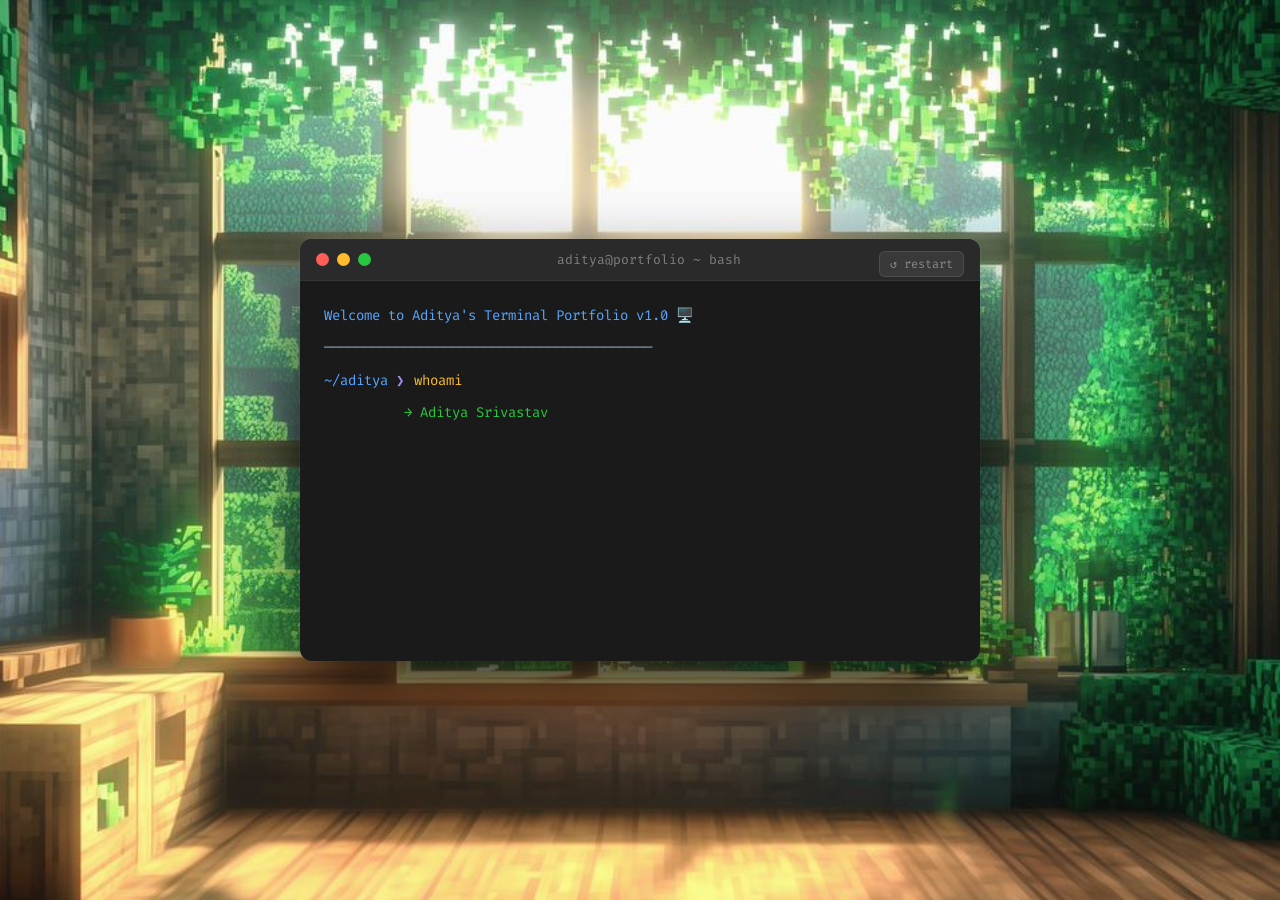
<file: terminal/index.html>
<!DOCTYPE html>
<html lang="en">
<head>
  <meta charset="UTF-8"/>
  <meta name="viewport" content="width=device-width, initial-scale=1.0"/>
  <title>Terminal — Aditya Srivastav</title>
  <link href="https://fonts.googleapis.com/css2?family=Fira+Code:wght@300;400;500;600&display=swap" rel="stylesheet"/>
  <style>
    *, *::before, *::after { margin: 0; padding: 0; box-sizing: border-box; }
    
    body {
      font-family: 'Fira Code', monospace;
      background: url('../69ca072219a69bcf0ad1c006f52c28ae.jpg') center/cover no-repeat fixed;
      min-height: 100vh;
      display: flex;
      align-items: center;
      justify-content: center;
      padding: 20px;
    }

    /* TERMINAL WINDOW */
    .terminal {
      width: 100%;
      max-width: 680px;
      background: #1a1a1a;
      border-radius: 12px;
      box-shadow: 0 40px 80px rgba(0,0,0,0.8), 0 0 0 1px rgba(255,255,255,0.05);
      overflow: hidden;
    }

    /* TITLE BAR */
    .titlebar {
      background: #2a2a2a;
      padding: 12px 16px;
      display: flex;
      align-items: center;
      gap: 8px;
      border-bottom: 1px solid rgba(255,255,255,0.05);
    }

    .dot {
      width: 13px; height: 13px;
      border-radius: 50%;
    }

    .dot-red   { background: #ff5f57; }
    .dot-yellow{ background: #febc2e; }
    .dot-green { background: #28c840; }

    .titlebar-text {
      flex: 1;
      text-align: center;
      font-size: 13px;
      color: rgba(255,255,255,0.4);
      margin-left: -45px;
    }

    /* TERMINAL BODY */
    .terminal-body {
      padding: 24px;
      min-height: 380px;
      max-height: 500px;
      overflow-y: auto;
    }

    .terminal-body::-webkit-scrollbar { width: 4px; }
    .terminal-body::-webkit-scrollbar-track { background: transparent; }
    .terminal-body::-webkit-scrollbar-thumb { background: #333; border-radius: 2px; }

    /* LINES */
    .line {
      display: flex;
      align-items: flex-start;
      gap: 10px;
      margin-bottom: 10px;
      font-size: 14px;
      line-height: 1.6;
      opacity: 0;
      animation: fadeIn 0.1s ease forwards;
    }

    @keyframes fadeIn {
      to { opacity: 1; }
    }

    .prompt {
      color: #28c840;
      white-space: nowrap;
      user-select: none;
    }

    .prompt-path { color: #58a6ff; }
    .prompt-symbol { color: #a78bfa; }

    .text { color: #e2e8f0; flex: 1; }
    .text.command { color: #fbbf24; }
    .text.output  { color: #94a3b8; }
    .text.success { color: #28c840; }
    .text.error   { color: #ff5f57; }
    .text.info    { color: #58a6ff; }
    .text.highlight { color: #f97316; }

    /* CURSOR */
    .cursor {
      display: inline-block;
      width: 9px;
      height: 16px;
      background: #28c840;
      margin-left: 2px;
      vertical-align: middle;
      animation: blink 1s step-end infinite;
    }

    @keyframes blink {
      0%, 100% { opacity: 1; }
      50% { opacity: 0; }
    }

    /* INPUT LINE */
    .input-line {
      display: flex;
      align-items: center;
      gap: 10px;
      margin-top: 16px;
      padding-top: 12px;
      border-top: 1px solid rgba(255,255,255,0.05);
    }

    .input-line input {
      flex: 1;
      background: transparent;
      border: none;
      outline: none;
      font-family: 'Fira Code', monospace;
      font-size: 14px;
      color: #fbbf24;
      caret-color: #28c840;
    }

    .input-line input::placeholder { color: rgba(255,255,255,0.2); }

    /* RESTART BTN */
    .restart-btn {
      position: absolute;
      top: 12px;
      right: 16px;
      background: rgba(255,255,255,0.07);
      border: 1px solid rgba(255,255,255,0.1);
      border-radius: 6px;
      padding: 4px 10px;
      font-family: 'Fira Code', monospace;
      font-size: 12px;
      color: rgba(255,255,255,0.4);
      cursor: pointer;
      transition: background 0.2s;
    }

    .restart-btn:hover {
      background: rgba(255,255,255,0.12);
      color: rgba(255,255,255,0.7);
    }

    .titlebar { position: relative; }
  </style>
</head>
<body>

  <div class="terminal">
    <div class="titlebar">
      <div class="dot dot-red"></div>
      <div class="dot dot-yellow"></div>
      <div class="dot dot-green"></div>
      <div class="titlebar-text">aditya@portfolio ~ bash</div>
      <button class="restart-btn" onclick="restart()">↺ restart</button>
    </div>

    <div class="terminal-body" id="body"></div>
  </div>

  <script>
    const lines = [
      { delay: 300,  prompt: true,  text: "whoami",             cls: "command" },
      { delay: 800,  prompt: false, text: "→ Aditya Srivastav", cls: "success" },
      { delay: 1400, prompt: true,  text: "cat about.txt",      cls: "command" },
      { delay: 1900, prompt: false, text: "12th grader from Gorakhpur, UP 🇮🇳", cls: "output" },
      { delay: 2100, prompt: false, text: "Exploring tech & web development 🚀", cls: "output" },
      { delay: 2300, prompt: false, text: "Learning HTML, CSS — one commit at a time ✨", cls: "output" },
      { delay: 2900, prompt: true,  text: "ls projects/",       cls: "command" },
      { delay: 3400, prompt: false, text: "📁 Hello-World       📁 Portfolio        📁 mini-css-projects", cls: "info" },
      { delay: 4000, prompt: true,  text: "cat skills.json",    cls: "command" },
      { delay: 4500, prompt: false, text: '{ "languages": ["HTML", "CSS"],',  cls: "output" },
      { delay: 4700, prompt: false, text: '  "tools": ["GitHub", "VS Code"],', cls: "output" },
      { delay: 4900, prompt: false, text: '  "learning": ["JavaScript", "Python"] }', cls: "output" },
      { delay: 5500, prompt: true,  text: "open github.com/Aditya1809-08", cls: "command" },
      { delay: 6000, prompt: false, text: "✅ Opening GitHub profile...", cls: "success" },
      { delay: 6600, prompt: true,  text: "echo $goal",         cls: "command" },
      { delay: 7100, prompt: false, text: "→ B.Tech AI/ML @ Chandigarh University 🎯", cls: "highlight" },
      { delay: 7700, prompt: true,  text: "",                   cls: "command", cursor: true },
    ];

    let timeouts = [];

    function buildLine(line) {
      const body = document.getElementById('body');
      const div = document.createElement('div');
      div.className = 'line';

      if (line.prompt) {
        div.innerHTML = `
          <span class="prompt">
            <span class="prompt-path">~/aditya</span>
            <span class="prompt-symbol"> ❯ </span>
          </span>
          <span class="text ${line.cls}">${line.text}${line.cursor ? '<span class="cursor"></span>' : ''}</span>`;
      } else {
        div.innerHTML = `<span class="text ${line.cls}" style="padding-left:80px;">${line.text}</span>`;
      }

      body.appendChild(div);
      body.scrollTop = body.scrollHeight;
    }

    function start() {
      const body = document.getElementById('body');
      body.innerHTML = '';
      timeouts.forEach(clearTimeout);
      timeouts = [];

      // Welcome line
      const welcome = document.createElement('div');
      welcome.className = 'line';
      welcome.style.opacity = '1';
      welcome.innerHTML = `<span class="text info">Welcome to Aditya's Terminal Portfolio v1.0 🖥️</span>`;
      body.appendChild(welcome);

      const sep = document.createElement('div');
      sep.className = 'line';
      sep.style.opacity = '1';
      sep.innerHTML = `<span class="text output">─────────────────────────────────────────</span>`;
      body.appendChild(sep);

      lines.forEach(line => {
        const t = setTimeout(() => buildLine(line), line.delay);
        timeouts.push(t);
      });
    }

    function restart() { start(); }

    start();
  </script>

</body>
</html>
</file>
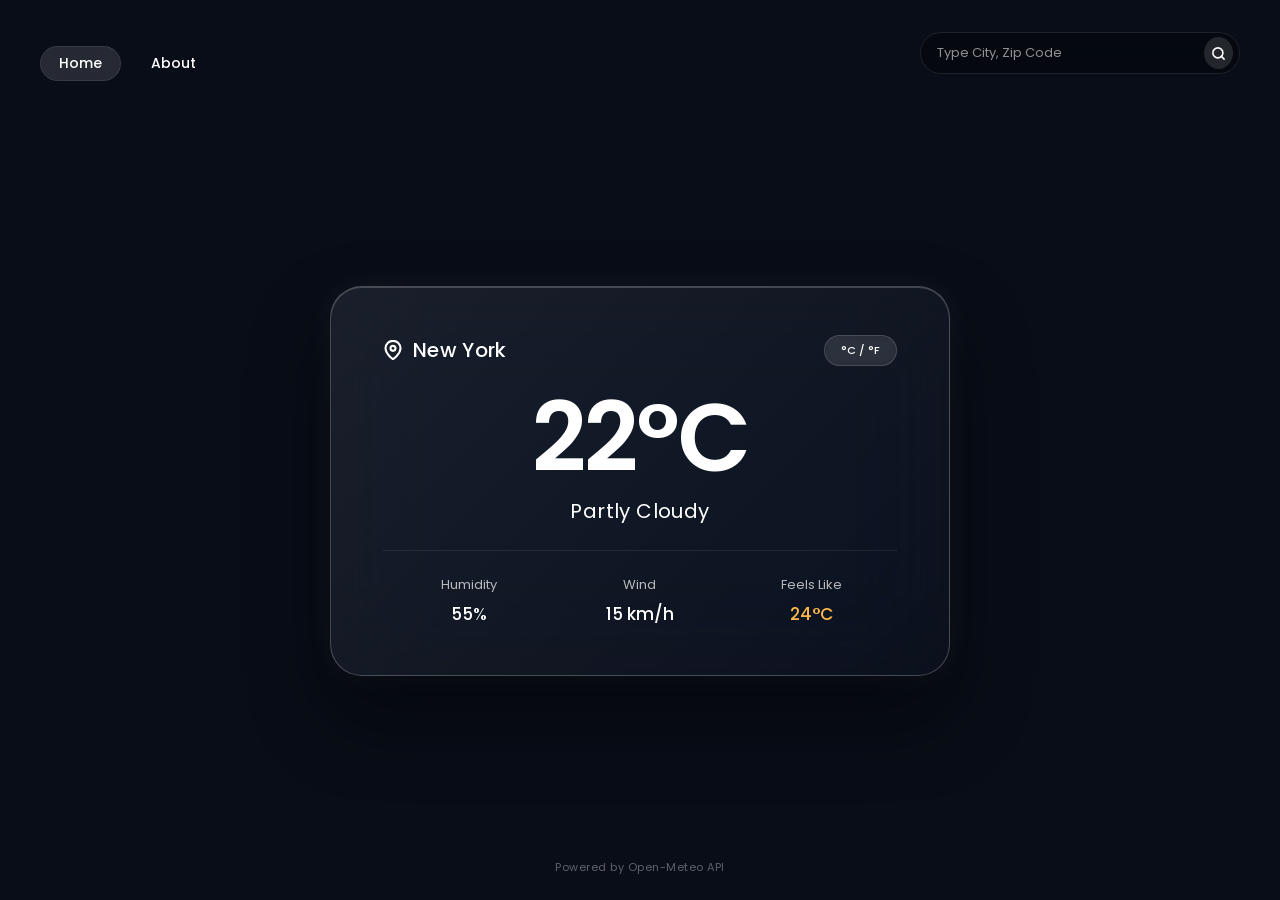
<file: weatherapp/index.html>
<!DOCTYPE html>
<html lang="en"> 
<head>
  <meta charset="UTF-8">
  <meta name="viewport" content="width=device-width, initial-scale=1.0">
  <title>Minimalist Weather App</title>
  <style>
    @import url('https://fonts.googleapis.com/css2?family=Poppins:wght@300;400;500;600;700&display=swap');

    * {
      box-sizing: border-box;
      margin: 0;
      padding: 0;
      font-family: 'Poppins', sans-serif;
    }

    body {
      background-color: #0b111e;
      background-size: cover;
      background-position: center;
      background-repeat: no-repeat;
      background-attachment: fixed;
      min-height: 100vh;
      display: flex;
      flex-direction: column;
      align-items: center;
      justify-content: space-between;
      color: #ffffff;
      overflow-x: hidden;
      transition: background-image 0.8s ease-in-out;
    }

    /* Soft dimming overlay to guarantee contrast for text and cards */
    body::before {
      content: "";
      position: fixed;
      top: 0;
      left: 0;
      width: 100%;
      height: 100%;
      background: rgba(0, 0, 0, 0.25);
      z-index: -1;
      pointer-events: none;
    }

    /* Transparent Navigation Bar */
    .header {
      width: 100%;
      max-width: 1400px;
      padding: 32px 40px;
      display: flex;
      justify-content: space-between;
      align-items: center;
      z-index: 10;
    }

    .nav {
      display: flex;
      gap: 12px;
    }

    .nav-btn {
      background: transparent;
      border: none;
      color: #ffffff;
      font-size: 14px;
      font-weight: 500;
      padding: 6px 18px;
      cursor: pointer;
      border-radius: 20px;
      transition: all 0.3s ease;
    }

    .nav-btn:hover {
      background: rgba(255, 255, 255, 0.08);
    }

    .nav-btn.active {
      background: rgba(255, 255, 255, 0.12);
      backdrop-filter: blur(8px);
      -webkit-backdrop-filter: blur(8px);
      border: 1px solid rgba(255, 255, 255, 0.08);
    }

    /* Low-Profile Glass Search Container */
    .search-container {
      width: 320px;
    }

    .search-form {
      display: flex;
      align-items: center;
      background: rgba(0, 0, 0, 0.3);
      backdrop-filter: blur(12px);
      -webkit-backdrop-filter: blur(12px);
      border: 1px solid rgba(255, 255, 255, 0.1);
      border-radius: 30px;
      padding: 4px 6px 4px 16px;
      transition: all 0.3s ease;
    }

    .search-form:focus-within {
      background: rgba(0, 0, 0, 0.45);
      border-color: rgba(255, 255, 255, 0.2);
    }

    .search-input {
      border: none;
      outline: none;
      background: transparent;
      width: 100%;
      font-size: 13px;
      color: #ffffff;
    }

    .search-input::placeholder {
      color: rgba(255, 255, 255, 0.55);
    }

    .search-btn {
      background: rgba(255, 255, 255, 0.12);
      border: none;
      width: 32px;
      height: 32px;
      border-radius: 50%;
      display: flex;
      justify-content: center;
      align-items: center;
      cursor: pointer;
      color: #ffffff;
      transition: background 0.2s ease;
    }

    .search-btn:hover {
      background: rgba(255, 255, 255, 0.22);
    }

    .status-msg {
      font-size: 11px;
      color: #ffcc80;
      margin-top: 6px;
      text-align: right;
      height: 14px;
      padding-right: 12px;
    }

    /* Main Content Area */
    .main-content {
      flex: 1;
      display: flex;
      justify-content: center;
      align-items: center;
      width: 100%;
      padding: 40px 20px;
    }

    /* Glassmorphic Weather Display Card */
    .weather-card {
      width: 90%;
      max-width: 620px;
      border-radius: 32px;
      padding: 48px 52px;
      display: flex;
      flex-direction: column;
      justify-content: space-between;
      min-height: 380px;
      animation: zoomIn 0.8s cubic-bezier(0.16, 1, 0.3, 1);
      backdrop-filter: blur(50px) saturate(140%);
      -webkit-backdrop-filter: blur(50px) saturate(140%);
      transition: background 0.8s cubic-bezier(0.16, 1, 0.3, 1), 
                  border-color 0.8s cubic-bezier(0.16, 1, 0.3, 1), 
                  box-shadow 0.8s cubic-bezier(0.16, 1, 0.3, 1);
    }

    /* Glass styles designed to blend with the specific weather background */
    .theme-clear {
      background: linear-gradient(135deg, rgba(255, 179, 0, 0.12) 0%, rgba(255, 255, 255, 0.04) 100%);
      border: 1px solid rgba(255, 215, 0, 0.3);
      box-shadow: 0 40px 80px rgba(0, 0, 0, 0.45), 
                  0 0 40px rgba(255, 165, 0, 0.15),
                  inset 0 1px 0 rgba(255, 255, 255, 0.25);
    }

    .theme-cloudy {
      background: linear-gradient(135deg, rgba(255, 255, 255, 0.08) 0%, rgba(255, 255, 255, 0.02) 100%);
      border: 1px solid rgba(255, 255, 255, 0.22);
      box-shadow: 0 40px 80px rgba(0, 0, 0, 0.45), 
                  0 0 30px rgba(255, 255, 255, 0.05),
                  inset 0 1px 0 rgba(255, 255, 255, 0.2);
    }

    .theme-rainy {
      background: linear-gradient(135deg, rgba(0, 191, 255, 0.08) 0%, rgba(0, 0, 50, 0.15) 100%);
      border: 1px solid rgba(0, 191, 255, 0.3);
      box-shadow: 0 40px 80px rgba(0, 0, 0, 0.45), 
                  0 0 40px rgba(0, 191, 255, 0.15),
                  inset 0 1px 0 rgba(255, 255, 255, 0.25);
    }

    .theme-snowy {
      background: linear-gradient(135deg, rgba(224, 247, 250, 0.15) 0%, rgba(255, 255, 255, 0.04) 100%);
      border: 1px solid rgba(255, 255, 255, 0.35);
      box-shadow: 0 40px 80px rgba(0, 0, 0, 0.45), 
                  0 0 40px rgba(224, 247, 250, 0.15),
                  inset 0 1px 0 rgba(255, 255, 255, 0.35);
    }

    .theme-thunderstorm {
      background: linear-gradient(135deg, rgba(147, 112, 219, 0.12) 0%, rgba(10, 10, 30, 0.3) 100%);
      border: 1px solid rgba(147, 112, 219, 0.35);
      box-shadow: 0 40px 80px rgba(0, 0, 0, 0.5), 
                  0 0 45px rgba(147, 112, 219, 0.22),
                  inset 0 1px 0 rgba(255, 255, 255, 0.25);
    }

    @keyframes zoomIn {
      from { opacity: 0; transform: scale(0.96); }
      to { opacity: 1; transform: scale(1); }
    }

    /* Card Top Elements */
    .card-header {
      display: flex;
      justify-content: space-between;
      align-items: center;
    }

    .location-container {
      display: flex;
      align-items: center;
      gap: 10px;
      font-size: 20px;
      font-weight: 500;
      letter-spacing: 0.3px;
    }

    .pin-icon {
      width: 20px;
      height: 20px;
    }

    /* Unit toggle button */
    .unit-toggle {
      background: rgba(255, 255, 255, 0.08);
      border: 1px solid rgba(255, 255, 255, 0.15);
      padding: 6px 16px;
      border-radius: 16px;
      font-size: 11px;
      font-weight: 500;
      color: #ffffff;
      cursor: pointer;
      transition: all 0.2s ease;
      backdrop-filter: blur(5px);
    }

    .unit-toggle:hover {
      background: rgba(255, 255, 255, 0.15);
      border-color: rgba(255, 255, 255, 0.25);
    }

    /* Center Info */
    .card-center {
      text-align: center;
      margin: 24px 0;
    }

    .temp-value {
      font-size: 96px;
      font-weight: 600;
      line-height: 1;
      letter-spacing: -2px;
    }

    .weather-status {
      font-size: 20px;
      font-weight: 400;
      margin-top: 10px;
      letter-spacing: 0.4px;
    }

    /* Bottom Information Grid */
    .card-footer {
      display: grid;
      grid-template-columns: repeat(3, 1fr);
      padding-top: 24px;
      border-top: 1px solid rgba(255, 255, 255, 0.08);
    }

    .stat-item {
      display: flex;
      flex-direction: column;
      align-items: center;
      text-align: center;
    }

    .stat-label {
      font-size: 13px;
      color: rgba(255, 255, 255, 0.7);
      font-weight: 400;
      margin-bottom: 6px;
    }

    .stat-value {
      font-size: 17px;
      font-weight: 500;
      color: #ffffff;
    }

    .stat-item.feels-like .stat-value {
      color: #ffb74d;
    }

    /* Modals */
    .modal {
      display: none;
      position: fixed;
      top: 0;
      left: 0;
      width: 100%;
      height: 100%;
      background: rgba(0, 0, 0, 0.5);
      backdrop-filter: blur(12px);
      -webkit-backdrop-filter: blur(12px);
      justify-content: center;
      align-items: center;
      z-index: 100;
    }

    .modal-content {
      background: rgba(15, 15, 20, 0.85);
      border: 1px solid rgba(255, 255, 255, 0.15);
      padding: 32px;
      border-radius: 24px;
      max-width: 420px;
      width: 90%;
      box-shadow: 0 20px 50px rgba(0,0,0,0.5);
      position: relative;
    }

    .close-btn {
      position: absolute;
      top: 16px;
      right: 20px;
      font-size: 24px;
      cursor: pointer;
      color: rgba(255, 255, 255, 0.7);
    }

    .close-btn:hover {
      color: #ffffff;
    }

    .modal h2 {
      margin-bottom: 12px;
      font-size: 20px;
    }

    .modal p {
      font-size: 13.5px;
      line-height: 1.6;
      color: rgba(255, 255, 255, 0.7);
      margin-bottom: 10px;
    }

    .footer {
      padding: 24px;
      font-size: 11px;
      color: rgba(255, 255, 255, 0.35);
      letter-spacing: 0.5px;
    }

    @media (max-width: 600px) {
      .header {
        flex-direction: column;
        gap: 16px;
        padding: 24px 16px;
      }
      .search-container {
        width: 100%;
      }
      .weather-card {
        padding: 32px 24px;
        min-height: auto;
      }
      .temp-value {
        font-size: 64px;
      }
    }
  </style>
</head>
<body>

  <header class="header">
    <nav class="nav">
      <button class="nav-btn active" id="home-btn">Home</button>
      <button class="nav-btn" id="about-btn">About</button>
    </nav>
    <div class="search-container">
      <form class="search-form" id="search-form">
        <input type="text" class="search-input" id="search-input" placeholder="Type City, Zip Code" autocomplete="off" />
        <button type="submit" class="search-btn">
          <svg width="15" height="15" viewBox="0 0 24 24" fill="none" stroke="currentColor" stroke-width="2.5" stroke-linecap="round" stroke-linejoin="round">
            <circle cx="11" cy="11" r="8"></circle>
            <line x1="21" y1="21" x2="16.65" y2="16.65"></line>
          </svg>
        </button>
      </form>
      <div class="status-msg" id="status-msg"></div>
    </div>
  </header>

  <main class="main-content">
    <div class="weather-card theme-cloudy" id="weather-card">
      
      <!-- Top Section -->
      <div class="card-header">
        <div class="location-container">
          <svg class="pin-icon" viewBox="0 0 24 24" fill="none" stroke="currentColor" stroke-width="2.5" stroke-linecap="round" stroke-linejoin="round">
            <path d="M21 10c0 7-9 13-9 13s-9-6-9-13a9 9 0 0 1 18 0z"></path>
            <circle cx="12" cy="10" r="3"></circle>
          </svg>
          <span id="loc-name">New York</span>
        </div>
        <button class="unit-toggle" id="unit-toggle-btn">°C / °F</button>
      </div>

      <!-- Center Section -->
      <div class="card-center">
        <div class="temp-value" id="temp-val">22°C</div>
        <div class="weather-status" id="weather-status">Partly Cloudy</div>
      </div>

      <!-- Bottom Stats Section -->
      <div class="card-footer">
        <div class="stat-item">
          <span class="stat-label">Humidity</span>
          <span class="stat-value" id="humidity-val">55%</span>
        </div>
        <div class="stat-item">
          <span class="stat-label">Wind</span>
          <span class="stat-value" id="wind-val">15 km/h</span>
        </div>
        <div class="stat-item feels-like">
          <span class="stat-label">Feels Like</span>
          <span class="stat-value" id="feels-like-val">24°C</span>
        </div>
      </div>

    </div>
  </main>

  <!-- About Modal -->
  <div class="modal" id="about-modal">
    <div class="modal-content">
      <span class="close-btn" id="about-modal-close">&times;</span>
      <h2>About Premium Weather</h2>
      <p>This customized interface presents weather information utilizing precise geolocation services combined with real-time open weather statistics.</p>
      <p>The unit switch is calculated mathematically on user demand, allowing for a clean visual representation.</p>
    </div>
  </div>

  <footer class="footer">
    <span>Powered by Open-Meteo API</span>
  </footer>

  <script>
    // =========================================================================
    // DYNAMIC BACKGROUND IMAGES:
    // Curated high-resolution landscapes mapping directly to forecast states
    // =========================================================================
    const WEATHER_BACKGROUNDS = {
      clear: 'https://images.unsplash.com/photo-1541675154750-0444c7d51e8e?auto=format&fit=crop&w=1920&q=80',
      cloudy: 'https://images.unsplash.com/photo-1499346030926-9a72daac6c63?auto=format&fit=crop&w=1920&q=80',
      rainy: 'https://images.unsplash.com/photo-1534274988757-a28bf1a57c17?auto=format&fit=crop&w=1920&q=80',
      snowy: 'https://images.unsplash.com/photo-1482531007909-192ac913980a?auto=format&fit=crop&w=1920&q=80',
      thunderstorm: 'https://images.unsplash.com/photo-1534088568595-a066f410bcda?auto=format&fit=crop&w=1920&q=80'
    };

    // Map weather codes to layout names and matching card themes
    function getWeatherInfo(code) {
      if (code === 0) return { label: "Clear Sky", theme: "clear" };
      if ([1, 2].includes(code)) return { label: "Partly Cloudy", theme: "cloudy" };
      if (code === 3) return { label: "Overcast", theme: "cloudy" };
      if ([45, 48].includes(code)) return { label: "Foggy", theme: "cloudy" };
      if ([51, 53, 55, 56, 57].includes(code)) return { label: "Light Drizzle", theme: "rainy" };
      if ([61, 63, 65, 66, 67].includes(code)) return { label: "Rainy", theme: "rainy" };
      if ([71, 73, 75, 77].includes(code)) return { label: "Snowy", theme: "snowy" };
      if ([80, 81, 82].includes(code)) return { label: "Rain Showers", theme: "rainy" };
      if ([95, 96, 99].includes(code)) return { label: "Thunderstorm", theme: "thunderstorm" };
      return { label: "Partly Cloudy", theme: "cloudy" };
    }

    // UI elements references
    const searchForm = document.getElementById('search-form');
    const searchInput = document.getElementById('search-input');
    const statusMsg = document.getElementById('status-msg');

    const weatherCard = document.getElementById('weather-card');
    const locNameEl = document.getElementById('loc-name');
    const tempValEl = document.getElementById('temp-val');
    const weatherStatusEl = document.getElementById('weather-status');

    const humidityValEl = document.getElementById('humidity-val');
    const windValEl = document.getElementById('wind-val');
    const feelsLikeValEl = document.getElementById('feels-like-val');
    const unitToggleBtn = document.getElementById('unit-toggle-btn');

    const aboutBtn = document.getElementById('about-btn');
    const homeBtn = document.getElementById('home-btn');
    const aboutModal = document.getElementById('about-modal');
    const aboutModalClose = document.getElementById('about-modal-close');

    // Central state values stored in Metric standards (Celsius)
    let currentUnit = 'C';
    let weatherData = {
      location: "New York",
      tempC: 22,
      feelsLikeC: 24,
      humidity: 55,
      windSpeed: 15,
      condition: "Partly Cloudy",
      theme: "cloudy"
    };

    // Smoothly updates page background image
    function updatePageBackground(themeClass) {
      const bgUrl = WEATHER_BACKGROUNDS[themeClass] || WEATHER_BACKGROUNDS.cloudy;
      document.body.style.backgroundImage = `url('${bgUrl}')`;
    }

    // Handles theme shifting for the card and background
    function updateTheme(themeClass) {
      weatherCard.className = `weather-card theme-${themeClass}`;
      updatePageBackground(themeClass);
    }

    // Rendering method
    function renderWeather() {
      locNameEl.textContent = weatherData.location;
      weatherStatusEl.textContent = weatherData.condition;
      humidityValEl.textContent = `${weatherData.humidity}%`;
      windValEl.textContent = `${weatherData.windSpeed} km/h`;
      
      // Synchronize overall interface presentation with active forecast status
      updateTheme(weatherData.theme);

      if (currentUnit === 'C') {
        tempValEl.textContent = `${weatherData.tempC}°C`;
        feelsLikeValEl.textContent = `${weatherData.feelsLikeC}°C`;
      } else {
        const tempF = Math.round((weatherData.tempC * 9/5) + 32);
        const feelsLikeF = Math.round((weatherData.feelsLikeC * 9/5) + 32);
        tempValEl.textContent = `${tempF}°F`;
        feelsLikeValEl.textContent = `${feelsLikeF}°F`;
      }
    }

    // Toggle unit trigger
    unitToggleBtn.addEventListener('click', () => {
      currentUnit = currentUnit === 'C' ? 'F' : 'C';
      renderWeather();
    });

    // Handle incoming search queries
    async function handleSearch(e) {
      e.preventDefault();
      const query = searchInput.value.trim();
      if (!query) return;

      statusMsg.textContent = "Searching...";

      try {
        // Step 1: Query location coordinates
        const geoUrl = `https://geocoding-api.open-meteo.com/v1/search?name=${encodeURIComponent(query)}&count=1&language=en&format=json`;
        const geoRes = await fetch(geoUrl);
        const geoData = await geoRes.json();

        if (!geoData.results || geoData.results.length === 0) {
          statusMsg.textContent = "Location not found.";
          return;
        }

        const location = geoData.results[0];
        const { latitude, longitude, name, country_code } = location;

        // Step 2: Query weather metrics based on those coordinates
        const forecastUrl = `https://api.open-meteo.com/v1/forecast?latitude=${latitude}&longitude=${longitude}&current=temperature_2m,relative_humidity_2m,weather_code,wind_speed_10m,apparent_temperature&timezone=auto`;
        const forecastRes = await fetch(forecastUrl);
        const forecastData = await forecastRes.json();

        const weatherInfo = getWeatherInfo(forecastData.current.weather_code);

        // Step 3: Populate local state variables
        weatherData = {
          location: `${name}, ${country_code}`,
          tempC: Math.round(forecastData.current.temperature_2m),
          feelsLikeC: Math.round(forecastData.current.apparent_temperature),
          humidity: forecastData.current.relative_humidity_2m,
          windSpeed: Math.round(forecastData.current.wind_speed_10m),
          condition: weatherInfo.label,
          theme: weatherInfo.theme
        };

        statusMsg.textContent = "";
        searchInput.value = "";
        renderWeather();

      } catch (err) {
        statusMsg.textContent = "Error loading. Try again.";
        console.error(err);
      }
    }

    // Modal close controls
    const closeModal = () => {
      aboutModal.style.display = 'none';
      homeBtn.classList.add('active');
      aboutBtn.classList.remove('active');
    };

    aboutBtn.addEventListener('click', () => {
      aboutModal.style.display = 'flex';
      aboutBtn.classList.add('active');
      homeBtn.classList.remove('active');
    });

    aboutModalClose.addEventListener('click', closeModal);
    window.addEventListener('click', (e) => {
      if (e.target === aboutModal) {
        closeModal();
      }
    });

    homeBtn.addEventListener('click', closeModal);
    searchForm.addEventListener('submit', handleSearch);

    // Initial render
    renderWeather();
  </script>
</body>
</html>
</file>
<file: orbit-age-birthday/assets/index-klBcTl-5.css>
@import "https://fonts.googleapis.com/css2?family=DM+Mono:wght@400;500&family=DM+Serif+Display:ital@0;1&family=Manrope:wght@400;500;600;700&display=swap";:root{color:#fff;font-synthesis:none;background:#152b50;font-family:Manrope,system-ui,sans-serif}*{box-sizing:border-box}body{min-width:320px;margin:0}.app{background:#19325b;min-height:100vh;position:relative;overflow:hidden}.sky{background:url(/sky-hero.png) 50%/cover no-repeat;animation:18s ease-in-out infinite alternate drift;position:fixed;inset:0;transform:scale(1.03)}.veil{background:linear-gradient(#07183561,#0919372e 48%,#091733c7),linear-gradient(90deg,#0c1d3a8c,#0000 34%,#0a18332e);position:fixed;inset:0}header,footer,.hero,.results{z-index:1;position:relative}header{letter-spacing:.14em;grid-template-columns:1fr 1fr 1fr;align-items:center;padding:31px 4.2vw 0;font:500 10px DM Mono,monospace;display:grid}.brand{letter-spacing:.2em;align-items:center;gap:10px;font-size:12px;display:flex}.brand-mark{border:1px solid #ffffffc7;border-radius:50%;width:16px;height:16px;position:relative}.brand-mark:after{content:"";background:#ffd08e;border-radius:50%;width:3px;height:3px;position:absolute;top:3px;right:2px}.top-note{text-align:center;color:#ffffffad}.edition{text-align:right;color:#ffffffab}.edition span{vertical-align:middle;background:#fff6;width:20px;height:1px;margin:0 8px;display:inline-block}.hero{text-align:center;flex-direction:column;align-items:center;min-height:calc(100vh - 104px);padding-top:7vh;display:flex}.eyebrow,.stat-kicker,.age-label{letter-spacing:.19em;color:#ffe1af;font:500 10px DM Mono,monospace}.eyebrow{margin-bottom:25px}h1,h2,h3{margin:0;font-family:DM Serif Display,Georgia,serif;font-weight:400}h1{letter-spacing:-.045em;text-shadow:0 4px 30px #101c3f33;font-size:clamp(60px,8.2vw,126px);line-height:.89}h1 em,h3 em{color:#ffd59a;font-style:italic}.lede{color:#fffc;max-width:340px;margin:30px auto 27px;font-size:14px;line-height:1.7}.entry-card{-webkit-backdrop-filter:blur(16px);backdrop-filter:blur(16px);text-align:left;background:#0c1d3a40;border:1px solid #ffffff5c;width:min(440px,100vw - 36px);padding:23px 25px 25px;box-shadow:0 22px 70px #0c14332e}label{letter-spacing:.16em;color:#ffffffb3;margin-bottom:16px;font:500 9px DM Mono,monospace;display:block}input{color:#fff;background:0 0;border:0;border-bottom:1px solid #ffffff7a;border-radius:0;outline:none;width:100%;padding:9px 0 10px;font:16px Manrope,sans-serif;display:block}input::placeholder{color:#ffffff9e}input:focus{border-color:#ffd59a}button{cursor:pointer;border:0;font:600 12px Manrope,sans-serif}.entry-card button{color:#1e3153;letter-spacing:.01em;background:#f7ce94;width:100%;margin-top:7px;padding:14px}.entry-card button span{float:right;font-size:19px;line-height:12px}.error{color:#ffd0ba;margin-top:12px;font:11px Manrope,sans-serif}.scroll-cue{letter-spacing:.13em;color:#ffffff9e;align-items:center;gap:9px;margin-top:auto;padding-bottom:30px;font:10px DM Mono,monospace;display:flex}.scroll-cue span{background:#ffd59a;width:1px;height:27px;display:block}.results{max-width:1100px;margin:0 auto;padding:8vh 4vw 70px}.result-heading{text-align:center}.result-heading h2{letter-spacing:-.035em;font-size:clamp(52px,7vw,94px);line-height:.9}.result-heading p{letter-spacing:.09em;color:#ffffffbf;margin:16px 0 0;font:11px DM Mono,monospace}.age-panel{text-align:center;margin:7vh 0 6vh}.age-number{letter-spacing:-.06em;color:#ffddb0;text-shadow:0 7px 38px #0b1a3438;font:clamp(76px,12vw,156px)/.87 DM Serif Display,Georgia,serif}.age-number span{letter-spacing:0;color:#fff;vertical-align:baseline;font:22px Manrope,sans-serif}.age-sub{color:#fffc;margin-top:16px;font:12px DM Mono,monospace}.age-sub i{color:#ffd59a;margin:0 6px;font-style:normal}.stats-grid{border-top:1px solid #ffffff59;border-bottom:1px solid #ffffff59;grid-template-columns:repeat(3,1fr);display:grid}.stat{border-right:1px solid #ffffff4d;min-height:245px;padding:28px 25px;position:relative}.stat:last-child{border-right:0}.stat strong{letter-spacing:-.05em;color:#fff;margin-top:24px;font:56px DM Serif Display,Georgia,serif;display:block}.stat strong small{letter-spacing:.13em;color:#ffd59a;font:10px DM Mono,monospace}.stat p{color:#ffffffc2;margin:2px 0;font-size:12px}.stat-foot{color:#ffffff94;font:10px DM Mono,monospace;position:absolute;bottom:27px;left:25px}.countdown strong{color:#ffdbad}.moon{color:#ffd59a!important;font-size:65px!important}.lower-grid{border-bottom:1px solid #ffffff4d;grid-template-columns:1fr 1fr;gap:1px;margin-top:1px;display:grid}.famous,.quote{min-height:300px;padding:37px 25px 46px}.famous{border-right:1px solid #ffffff4d}.famous h3{margin:23px 0 29px;font-size:37px;line-height:.96}.names{font:13px Manrope,sans-serif}.names div{border-top:1px solid #ffffff3d;padding:10px 0}.names span{color:#ffd59a;width:39px;font:10px DM Mono,monospace;display:inline-block}.quote{flex-direction:column;justify-content:center;padding-left:8vw;padding-right:7vw;display:flex}.quote-mark{color:#ffd59a;height:63px;font:100px/1 DM Serif Display,serif}.quote p{color:#fff;margin:0;font:24px/1.2 DM Serif Display,serif}.quote span{letter-spacing:.13em;color:#fff9;margin-top:24px;font:9px DM Mono,monospace}.again{color:#fff;letter-spacing:.07em;background:0 0;border-bottom:1px solid #fff9;margin:35px auto 0;padding:5px 0;font:11px DM Mono,monospace;display:block}footer{color:#ffffff8c;letter-spacing:.12em;justify-content:space-between;font:9px DM Mono,monospace;display:flex;position:absolute;bottom:26px;left:4.2vw;right:4.2vw}.result-mode footer{margin:15px 4.2vw 26px;position:relative;bottom:auto}.result-mode{min-height:100vh}@keyframes drift{0%{transform:scale(1.03)translate(-.5%)}to{transform:scale(1.07)translate(.5%,-.5%)}}@media (width<=700px){header{grid-template-columns:1fr auto;padding:23px 20px 0}.top-note{display:none}.edition{font-size:9px}.hero{min-height:calc(100vh - 75px);padding-top:11vh}.eyebrow{margin-bottom:22px;font-size:9px}h1{font-size:19vw}.lede{margin-top:25px;font-size:13px}.entry-card{padding:20px}.scroll-cue{padding-bottom:26px}footer{font-size:8px;bottom:18px;left:20px;right:20px}footer span:nth-child(2){display:none}.results{padding:10vh 20px 50px}.result-heading h2{font-size:16vw}.result-heading p{font-size:9px;line-height:1.6}.age-panel{margin:9vh 0 7vh}.age-number{font-size:25vw}.age-number span{font-size:16px}.stats-grid{grid-template-columns:1fr}.stat{border-bottom:1px solid #ffffff4d;border-right:0;min-height:185px;padding:24px 20px}.stat:last-child{border-bottom:0}.stat strong{margin-top:17px;font-size:48px}.stat-foot{bottom:21px;left:20px}.lower-grid{grid-template-columns:1fr}.famous{border-bottom:1px solid #ffffff4d;border-right:0;padding:31px 20px}.quote{min-height:245px;padding:42px 20px}.famous h3{font-size:32px}.quote p{font-size:21px}.result-mode footer{margin:35px 20px 18px}}.theme-toggle{color:#ffffffa6;letter-spacing:.13em;background:0 0;padding:0;font:500 9px DM Mono,monospace}.theme-toggle:hover{color:#ffd59a}.night-mode .sky{filter:saturate(.72)brightness(.62)hue-rotate(8deg)}.night-mode .veil{background:linear-gradient(#040c2294,#0813316b 48%,#040a1cdb),linear-gradient(90deg,#040c23b3,#0000 34%,#03091c66)}.tool-row{justify-content:center;align-items:center;gap:12px;margin:30px 0 4px;display:flex}.tool-row button{color:#fff;letter-spacing:.06em;background:#0c1d3a40;border:1px solid #ffffff52;padding:11px 15px;font:10px DM Mono,monospace}.tool-row button:hover{color:#1e3153;background:#f7ce94;border-color:#f7ce94}.tool-row span{color:#ffd59a;font:10px DM Mono,monospace}.insight-grid{border-bottom:1px solid #ffffff4d;grid-template-columns:1.25fr .75fr;margin-top:0;display:grid}.milestones,.life-stats{min-height:250px;padding:38px 25px 34px}.milestones{border-right:1px solid #ffffff4d}.milestones h3{color:#ffddb0;margin:22px 0 13px;font-size:37px;line-height:.98}.milestones p{color:#ffffffb8;max-width:330px;margin:0;font-size:12px;line-height:1.5}.orbit-rail{background:#ffffff2e;height:11px;margin-top:38px;position:relative}.orbit-fill{background:#ffd59a;height:100%;display:block;position:absolute}.orbit-rail i{background:#fff3d2;border-radius:50%;width:7px;height:7px;position:absolute;top:2px}.orbit-rail i:first-of-type{left:0}.orbit-rail i:nth-of-type(2){left:50%}.orbit-rail i:nth-of-type(3){right:0}.rail-labels{color:#ffffff8c;letter-spacing:.1em;justify-content:space-between;margin-top:9px;font:8px DM Mono,monospace;display:flex}.life-row{border-top:1px solid #ffffff38;justify-content:space-between;align-items:baseline;padding:15px 0;display:flex}.life-row:first-of-type{margin-top:21px}.life-row span{color:#ffffffb8;font-size:11px}.life-row strong{color:#ffddb0;font:22px DM Serif Display,serif}.context-strip{border-bottom:1px solid #ffffff4d;align-items:center;gap:25px;padding:23px 25px;display:flex}.context-strip strong{color:#fff;font:18px DM Serif Display,serif}.context-strip>span:last-child{color:#ffffff85;margin-left:auto;font:9px DM Mono,monospace}@media (width<=700px){.tool-row{flex-wrap:wrap}.insight-grid{grid-template-columns:1fr}.milestones{border-bottom:1px solid #ffffff4d;border-right:0;padding:31px 20px}.life-stats{padding:31px 20px}.milestones h3{font-size:32px}.life-row:first-of-type{margin-top:18px}.context-strip{padding:23px 20px;display:block}.context-strip strong{margin:12px 0;font-size:20px;display:block}.context-strip>span:last-child{margin:0;display:block}}.age-overview{border-top:1px solid #ffffff59;border-bottom:1px solid #ffffff59;grid-template-columns:minmax(280px,.78fr) minmax(0,1.22fr);align-items:stretch;gap:0;margin:4vh 0;display:grid}.age-overview .age-panel{text-align:left;border-right:1px solid #ffffff4d;flex-direction:column;justify-content:center;margin:0;padding:34px 35px 30px;display:flex}.age-overview .age-number{margin-top:15px;font-size:clamp(90px,10vw,145px)}.age-overview .age-sub{margin-top:10px}.age-overview .stats-grid{border:0;grid-template-columns:1fr}.age-overview .stat{border-bottom:1px solid #ffffff4d;border-right:0;flex-direction:column;justify-content:center;align-items:flex-start;min-height:145px;padding:22px 26px 20px;display:flex}.age-overview .stat strong{margin-top:12px;font-size:42px}.age-overview .stat p{margin:6px 0 0}.age-overview .stat-foot{margin-top:6px;line-height:1.2;display:block;position:static}.tool-row button{transition:transform .22s,box-shadow .22s,background .22s}.tool-row button:hover{transform:translateY(-4px)scale(1.025);box-shadow:0 0 0 1px #ffd59a40,0 9px 25px #ffb96f38,0 0 24px #ffd59a29}.tool-row button:active{transform:translateY(-1px)scale(.99)}@media (width<=700px){.age-overview{margin:9vh 0 7vh;display:block}.age-overview .age-panel{text-align:center;border-bottom:1px solid #ffffff4d;border-right:0;padding:0 0 32px}.age-overview .age-number{font-size:25vw}.age-overview .stats-grid{display:grid}.age-overview .stat{min-height:185px;padding:24px 20px}.age-overview .stat strong{font-size:48px}.age-overview .stat-foot{bottom:21px;left:20px}}.result-heading,.age-overview,.tool-row,.insight-grid,.lower-grid,.context-strip,.birthday-details{-webkit-backdrop-filter:blur(12px);background:#0f1c3733;border:1px solid #ffffff38;box-shadow:0 18px 45px #050c201f,inset 0 1px #ffffff14}.result-heading{padding:28px 24px 24px}.age-overview{overflow:hidden}.tool-row{border-radius:18px;margin:18px 0 4px;padding:15px 18px}.insight-grid,.lower-grid{border-radius:18px;overflow:hidden}.context-strip,.birthday-details{border-radius:18px;margin-top:12px}.birthday-details{padding:27px 25px 24px}.birthday-details h3{color:#ffddb0;max-width:700px;margin:15px 0 24px;font-size:28px;line-height:1.05}.detail-list{border-top:1px solid #fff3;gap:0;display:flex}.detail-list span{color:#ffffffd1;flex:1;padding:14px 14px 0 0;font:12px Manrope,sans-serif}.detail-list span+span{border-left:1px solid #ffffff2e;padding-left:16px}.detail-list b{letter-spacing:.12em;color:#ffd59a;text-transform:uppercase;margin-bottom:7px;font:9px DM Mono,monospace;display:block}.tool-row button,.again,.entry-card button{border-radius:999px}.entry-card button{box-shadow:0 8px 22px #ecb2652b}.results{padding-top:5vh;padding-bottom:56px}.result-heading p{margin-top:12px}.age-overview .age-panel{padding-top:26px;padding-bottom:24px}.age-overview .stat{min-height:132px;padding-top:18px;padding-bottom:16px}.age-overview .stat strong{margin-top:9px}.age-overview .stat-foot{margin-top:4px}.lower-grid,.insight-grid{margin-top:12px}.famous,.quote{padding-top:29px;padding-bottom:35px}.quote{min-height:260px}@media (width<=700px){.result-heading{padding:23px 17px 20px}.tool-row{border-radius:16px;padding:13px 12px}.birthday-details{padding:24px 20px}.birthday-details h3{font-size:25px}.detail-list{grid-template-columns:1fr 1fr;display:grid}.detail-list span{padding-top:12px}.detail-list span+span{border-left:0;padding-left:0}.detail-list span:nth-child(odd){border-right:1px solid #ffffff2e;padding-right:12px}.detail-list span:nth-child(2n){padding-left:12px}.context-strip{margin-top:10px}.results{padding-top:6vh}}.result-heading,.age-overview,.tool-row,.insight-grid,.lower-grid,.context-strip,.birthday-details{border-width:2px;border-radius:24px}.age-overview .stat{border-bottom-width:2px}.age-overview .stat:last-child{border-bottom:0}.tool-row{flex-wrap:wrap}.tool-row button{background:#ffffff14;border-radius:999px;padding:11px 17px}.tool-row button:hover{color:#1e3153;background:#f7ce94}.context-strip,.birthday-details,.insight-grid,.lower-grid{border-width:2px}.famous{border-right-width:2px}.age-overview .age-panel{background-image:linear-gradient(145deg,#25163685,#ac64457a 55%,#171c3ea3),url(/share-card-art.png);background-position:50% 48%;background-size:cover;border:1px solid #ffe0b16b;border-radius:24px;min-height:285px;margin:16px;padding:34px 30px 29px;overflow:hidden;box-shadow:0 18px 38px #0a0d223d,inset 0 1px #ffffff2b}.age-overview .age-panel .age-label{color:#ffe5b4}.age-overview .age-number{color:#ffe1b5;text-shadow:0 8px 28px #17082661}.age-overview .age-number span{color:#fff4dd}.age-overview .age-sub{color:#fff6e0db}@media (width<=700px){.age-overview .age-panel{border-radius:20px;min-height:255px;margin:12px;padding:32px 22px 27px}.age-overview .age-panel .age-number{font-size:25vw}}.age-overview .age-panel{isolation:isolate;background:linear-gradient(#0f111029,#0a0c0bb3),url(../sky-hero.png) 50%/cover no-repeat;border:2px solid #dab86fdb;position:relative;box-shadow:0 20px 42px #08080752,inset 0 1px #ffebb140}.age-overview .age-panel:after{content:"";z-index:-1;pointer-events:none;background:linear-gradient(140deg,#ffbe5b2e,#0000 48%,#05101e5c);position:absolute;inset:0}.age-overview .age-panel .age-label,.age-overview .age-panel .age-sub{color:#f7e7c8}.age-overview .age-panel .age-number{color:#fff0c9;text-shadow:0 8px 28px #0c070380}.age-overview .age-panel .age-number span{color:#fff8e9}@media (width<=700px){.age-overview .age-panel{min-height:255px}}.card-download-bar{gap:10px}.card-choice{min-width:145px}.golden-choice{background:#92583057!important;border-color:#ffdb97b8!important}.sky-choice{background:#27498052!important;border-color:#a1c4ff9e!important}.midnight-choice{background:#1d1c526b!important;border-color:#9c91ff9e!important}@media (width<=560px){.card-choice{flex:1 1 0;min-width:0;padding-inline:10px!important}}.names-status{color:#ffffff9e;border-top:1px solid #ffffff3d;padding:14px 0;font:11px DM Mono,monospace}@media (width>=1100px){.results{max-width:min(1500px,100vw - 96px)}.results:before,.results:after{content:"";z-index:-1;pointer-events:none;opacity:.32;filter:blur(34px);width:20vw;height:42vh;position:fixed;top:25vh}.results:before{background:radial-gradient(#dd853747,#0000 68%);left:-8vw}.results:after{background:radial-gradient(#265b8757,#0000 68%);right:-8vw}}.entry-card,.home-features article,.loading-screen{border-radius:24px}.home-features{grid-template-columns:repeat(3,1fr);gap:10px;width:min(700px,100vw - 36px);margin-top:18px;display:grid}.home-features article{text-align:left;-webkit-backdrop-filter:blur(14px);backdrop-filter:blur(14px);background:#0d193047;border:2px solid #fff3;min-height:112px;padding:16px 15px;transition:transform .25s,border-color .25s,background .25s;box-shadow:inset 0 1px #ffffff1a,0 12px 28px #060f241f}.home-features article:hover{background:#261c1f61;border-color:#dab86fb8;transform:translateY(-4px)}.home-features span,.home-features small{color:#f7d79e;letter-spacing:.12em;font:9px DM Mono,monospace;display:block}.home-features strong{color:#fff1d0;margin:13px 0 5px;font:20px DM Serif Display,Georgia,serif;display:block}.home-features small{color:#ffffffad;letter-spacing:0;line-height:1.35}.loading-screen{text-align:center;flex-direction:column;justify-content:center;align-items:center;min-height:calc(100vh - 160px);padding:40px 20px;display:flex}.loading-screen h2{color:#fff0cf;max-width:620px;min-height:1.2em;margin:18px 0 22px;font-size:clamp(30px,4.5vw,58px);animation:.62s both loading-copy}.loading-orbit{border:1px solid #f7d79e8c;border-radius:50%;width:94px;height:94px;margin-bottom:25px;animation:3.2s linear infinite orbit-spin;position:relative;box-shadow:0 0 38px #f1a34a29}.loading-orbit:before,.loading-orbit:after{content:"";border:1px solid #ffffff38;border-radius:50%;position:absolute;inset:13px;transform:rotate(65deg)scaleX(.38)}.loading-orbit:after{transform:rotate(-65deg)scaleX(.38)}.loading-orbit span,.loading-orbit i,.loading-orbit b{border-radius:50%;display:block;position:absolute}.loading-orbit span{background:#f6d08f;inset:36px;box-shadow:0 0 22px #ffd88da6}.loading-orbit i{background:#fff4db;width:8px;height:8px;top:5px;left:43px}.loading-orbit b{background:#df9c60;width:5px;height:5px;bottom:19px;right:11px}.loading-dots{gap:7px;display:flex}.loading-dots span{background:#f6d08f;border-radius:50%;width:5px;height:5px;animation:1.1s ease-in-out infinite loading-dot}.loading-dots span:nth-child(2){animation-delay:.15s}.loading-dots span:nth-child(3){animation-delay:.3s}@keyframes orbit-spin{to{transform:rotate(360deg)}}@keyframes loading-copy{0%{opacity:.3;transform:translateY(5px)}to{opacity:1;transform:translateY(0)}}@keyframes loading-dot{0%,to{opacity:.3;transform:translateY(0)}50%{opacity:1;transform:translateY(-4px)}}@media (width<=700px){.home-features{grid-template-columns:1fr;width:min(440px,100vw - 36px)}.home-features article{min-height:auto;padding:14px 15px}.home-features strong{margin:8px 0 3px}.loading-screen{min-height:calc(100vh - 130px)}}.sky{background-image:url(../sky-hero.png)!important}footer{justify-content:center}.age-overview .age-panel{background:url(../Golden%20Mountain%20Sunrise%20Over%20Misty%20Valleys.png) 50%/cover no-repeat!important}.age-overview .age-panel:after{z-index:0;background:linear-gradient(#0c0f1114,#090b0c57)}.age-overview .age-panel>*{z-index:1;position:relative}.age-overview .age-panel .age-card-art{z-index:-1;object-fit:cover;object-position:center;filter:blur(2px)saturate(.94);width:100%;height:100%;position:absolute;inset:0;transform:scale(1.025)}.age-quote{color:#fff8e5d1;align-items:flex-start;gap:10px;width:min(48%,220px);margin:28px 0 0 auto;display:flex}.age-quote>span{color:#f7d79e;text-shadow:0 0 16px #ffcb8473;font:700 31px/1 Manrope,sans-serif}.age-quote p{margin:2px 0 0;font:italic 12px/1.45 DM Serif Display,Georgia,serif}.live-age-clock{background:#070c1747;border:1px solid #dab86f73;border-radius:999px;align-items:center;gap:16px;margin-top:20px;padding:10px 16px;display:inline-flex}.live-age-clock span,.live-age-clock strong{letter-spacing:.12em;color:#f7d79e;font:10px DM Mono,monospace}.live-age-clock strong{color:#fff5dc;letter-spacing:.06em}.card-options{z-index:5;-webkit-backdrop-filter:blur(12px);backdrop-filter:blur(12px);background:#0f1c3733;border:2px solid #ffffff2e;border-radius:24px;flex-wrap:wrap;justify-content:center;align-items:center;gap:9px;margin:10px 0 12px;padding:14px 16px;display:flex;position:absolute;bottom:calc(100% + 10px);right:0}.download-menu{position:relative}.download-trigger span{color:#f7d79e;margin-left:7px;transition:transform .2s;display:inline-block}.download-trigger[aria-expanded=true] span{transform:translateY(-1px)}.card-options .stat-kicker{margin-right:5px}.card-options button{color:#fff2d3;background:#ffffff14;border:1px solid #dab86f80;border-radius:999px;padding:9px 13px;font:10px DM Mono,monospace;transition:transform .2s,background .2s}.card-options button:hover{color:#17223b;background:#dab86f;transform:translateY(-2px)}.history-card{-webkit-backdrop-filter:blur(12px);backdrop-filter:blur(12px);background:#0f1c373d;border:2px solid #fff3;border-radius:24px;margin-top:12px;padding:28px 25px;box-shadow:0 18px 45px #050c201f,inset 0 1px #ffffff14}.history-card h3{color:#ffddb0;max-width:850px;margin-top:14px;font-size:27px;line-height:1.12}.heart-icon{color:#f3a7a0;margin-right:5px;font-size:15px;display:inline-block;transform:translateY(-1px)}.mood-card{-webkit-backdrop-filter:blur(12px);backdrop-filter:blur(12px);background:linear-gradient(120deg,#9d533652,#121d3c4d);border:2px solid #dab86f57;border-radius:24px;justify-content:space-between;align-items:end;gap:28px;margin-top:12px;padding:25px;display:flex;box-shadow:inset 0 1px #fff4d21a}.mood-card h3{color:#ffddb0;margin:13px 0 0;font:32px DM Serif Display,serif}.mood-card p{color:#ffffffb8;max-width:360px;margin:0;font-size:13px;line-height:1.55}.result-mode:before,.result-mode:after{content:"";z-index:0;pointer-events:none;border:1px solid #ffdc9b33;border-radius:50%;width:180px;height:180px;animation:12s ease-in-out infinite alternate constellation-drift;position:fixed}.result-mode:before{top:18%;left:4%;box-shadow:80px 40px 0 -88px #fff4d4,150px 100px 0 -88px #fff4d4}.result-mode:after{animation-delay:-5s;bottom:14%;right:4%;box-shadow:-80px -40px 0 -88px #fff4d4,-150px -100px 0 -88px #fff4d4}@keyframes constellation-drift{0%{opacity:.35;transform:translate(0,0)rotate(-8deg)}to{opacity:.72;transform:translateY(12px)rotate(8deg)}}@media (width<=700px){.live-age-clock{gap:9px;padding:9px 12px}.live-age-clock span,.live-age-clock strong{font-size:8px}.card-options{flex-direction:column;align-items:stretch;min-width:210px;right:0}.card-options .stat-kicker{text-align:center;margin-right:0}.history-card h3{font-size:23px}.mood-card{flex-direction:column;align-items:start;gap:14px}.mood-card h3{font-size:27px}.age-quote{width:72%;margin-top:20px}.age-quote p{font-size:11px}}
</file>
